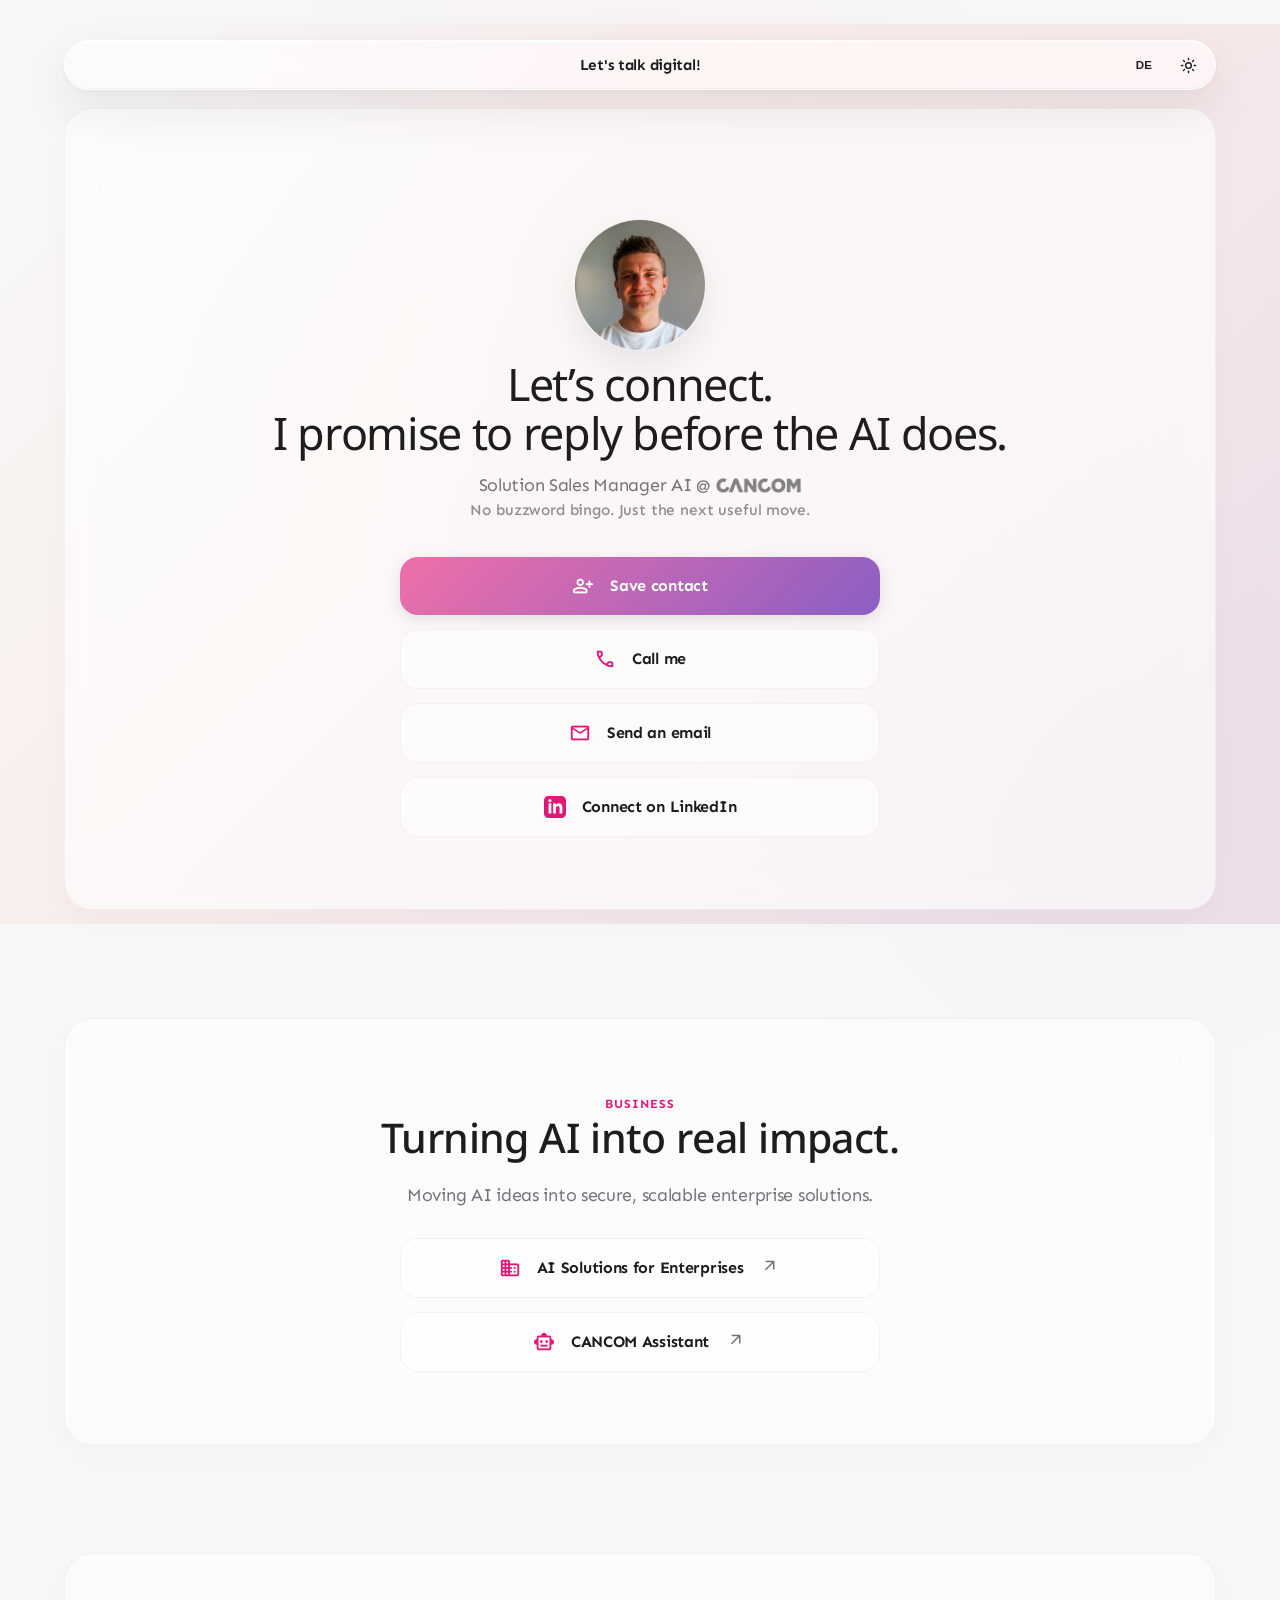
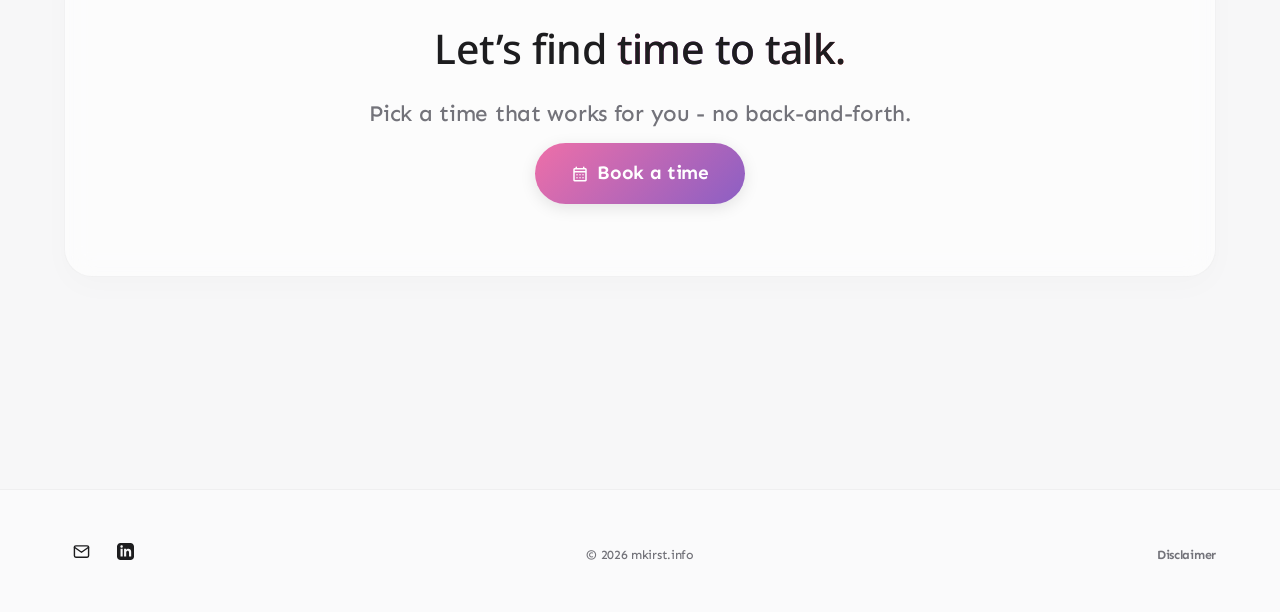
<file: index.html>
<!doctype html>
<html lang="en">
  <head>
    <meta charset="UTF-8" />
    <script>
      (function () {
        var stored = localStorage.getItem("theme");
        var theme = stored || (window.matchMedia("(prefers-color-scheme: dark)").matches ? "dark" : "light");
        document.documentElement.setAttribute("data-theme", theme);
      })();
    </script>
    <script>
      (function () {
        var lang = localStorage.getItem("lang") || "en";
        document.documentElement.setAttribute("lang", lang);
      })();
    </script>
    <meta name="viewport" content="width=device-width, initial-scale=1.0" />
    <meta
      name="description"
      content="Learn more about Max Kirst, Solution Sales Manager AI at CANCOM, and get in touch."
      data-i18n-content="meta.contactDescription"
    />
    <title data-i18n="meta.contactTitle">Contact | Max Kirst</title>
    <link rel="canonical" href="https://career.mkirst.info/contact" />
    <!-- self-referencing: single URL with a client-side language toggle,
         not separate /en/ and /de/ pages - best-effort signal only -->
    <link rel="alternate" hreflang="en" href="https://career.mkirst.info/contact" />
    <link rel="alternate" hreflang="de" href="https://career.mkirst.info/contact" />
    <link rel="alternate" hreflang="x-default" href="https://career.mkirst.info/contact" />

    <meta property="og:type" content="profile" />
    <meta property="og:title" content="Contact | Max Kirst" data-i18n-content="meta.contactTitle" />
    <meta property="og:description" content="Learn more about Max Kirst, Solution Sales Manager AI at CANCOM, and get in touch." data-i18n-content="meta.contactDescription" />
    <meta property="og:url" content="https://career.mkirst.info/contact" />
    <meta property="og:image" content="https://career.mkirst.info/assets/og/social-card.png" />
    <meta property="og:image:width" content="1200" />
    <meta property="og:image:height" content="630" />
    <meta name="twitter:card" content="summary_large_image" />
    <meta name="twitter:title" content="Contact | Max Kirst" data-i18n-content="meta.contactTitle" />
    <meta name="twitter:description" content="Learn more about Max Kirst, Solution Sales Manager AI at CANCOM, and get in touch." data-i18n-content="meta.contactDescription" />
    <meta name="twitter:image" content="https://career.mkirst.info/assets/og/social-card.png" />

    <link rel="preconnect" href="https://fonts.googleapis.com" />
    <link rel="preconnect" href="https://fonts.gstatic.com" crossorigin />
    <link href="https://fonts.googleapis.com/css2?family=Google+Sans+Flex:opsz,wght@6..144,400&family=Noto+Sans:wght@400;500;600;700&family=Patrick+Hand&family=Sen:wght@400;700&display=swap" rel="stylesheet" />
    <link rel="preload" href="assets/portraits/portrait-editorial.webp" as="image" fetchpriority="high" />
    <link rel="stylesheet" href="styles.css?v=176" />

    <script type="application/ld+json">
      {
        "@context": "https://schema.org",
        "@type": "Person",
        "name": "Maximilian Kirst",
        "jobTitle": "Solution Sales Manager AI",
        "image": "https://career.mkirst.info/assets/portraits/portrait-editorial.webp",
        "worksFor": {
          "@type": "Organization",
          "name": "CANCOM GmbH",
          "url": "https://www.cancom.de"
        },
        "email": "mailto:maximilian.kirst@cancom.de",
        "telephone": "+4915172136500",
        "url": "https://career.mkirst.info/",
        "sameAs": ["https://www.linkedin.com/in/maximiliankirst/"],
        "knowsAbout": ["Enterprise AI", "AI Solution Sales", "Digital Transformation", "Public Speaking"],
        "hasCredential": [
          {
            "@type": "EducationalOccupationalCredential",
            "name": "AI Advisor Sales",
            "credentialCategory": "certification",
            "recognizedBy": { "@type": "Organization", "name": "NVIDIA" },
            "url": "https://www.credly.com/badges/97786e03-ece2-4080-9d18-0d580ca97a6f"
          },
          {
            "@type": "EducationalOccupationalCredential",
            "name": "AI Elite Sales",
            "credentialCategory": "certification",
            "recognizedBy": { "@type": "Organization", "name": "NVIDIA" },
            "url": "https://www.credly.com/badges/09b43159-cced-4515-9367-a052c44cc04b"
          },
          {
            "@type": "EducationalOccupationalCredential",
            "name": "AI Elite Technical Sales",
            "credentialCategory": "certification",
            "recognizedBy": { "@type": "Organization", "name": "NVIDIA" },
            "url": "https://www.credly.com/badges/9091bd19-d1d6-4ebe-84a2-e8c0caac3073"
          }
        ]
      }
    </script>
  </head>
  <body class="about-page snap-page">
    <header class="site-header" data-header>
      <div class="header-pill">
        <span class="header-message">Let's talk digital!</span>
        <div class="header-social" aria-label="Contact links" data-i18n-aria="aria.headerSocial">
          <button type="button" class="header-social-icon lang-toggle" data-lang-toggle aria-label="Auf Deutsch umschalten">DE</button>
          <button type="button" class="header-social-icon theme-toggle" data-theme-toggle aria-label="Switch to dark theme">
            <span class="theme-toggle-icon sun" aria-hidden="true">
              <svg viewBox="0 0 24 24" fill="none" stroke="currentColor" stroke-width="2" stroke-linecap="round" stroke-linejoin="round">
                <circle cx="12" cy="12" r="4"></circle>
                <path d="M12 2v2"></path>
                <path d="M12 20v2"></path>
                <path d="m4.93 4.93 1.41 1.41"></path>
                <path d="m17.66 17.66 1.41 1.41"></path>
                <path d="M2 12h2"></path>
                <path d="M20 12h2"></path>
                <path d="m6.34 17.66-1.41 1.41"></path>
                <path d="m19.07 4.93-1.41 1.41"></path>
              </svg>
            </span>
            <span class="theme-toggle-icon moon" aria-hidden="true">
              <svg viewBox="0 0 24 24" fill="none" stroke="currentColor" stroke-width="2" stroke-linecap="round" stroke-linejoin="round">
                <path d="M12 3a6 6 0 0 0 9 9 9 9 0 1 1-9-9Z"></path>
              </svg>
            </span>
          </button>
        </div>
      </div>
    </header>

    <main>
      <section class="section" id="about-hero" aria-label="Introduction" data-i18n-aria="aria.introduction">
        <div class="feature-block reveal center-text">
          <div class="about-hero-media">
            <div class="hero-media">
              <img
                src="assets/portraits/profile-avatar.jpg"
                alt="Max Kirst"
                fetchpriority="high"
                decoding="async"
              />
            </div>
          </div>

          <h1 data-i18n-html="contact.hero.title">Let&rsquo;s connect.<br />I promise to reply before the AI does.</h1>
          <p class="center-text about-role-line">
            <span data-i18n="contact.hero.role">Solution Sales Manager AI @</span> <img src="assets/logos/cancom.png" alt="CANCOM" class="about-inline-logo" />
          </p>

          <p class="contact-note center-text" data-i18n="contact.hero.note">No buzzword bingo. Just the next useful move.</p>

          <div class="action-list action-list-inline">
            <a href="/Maximilian_Kirst.vcf" download="Maximilian_Kirst.vcf" class="action-row primary">
              <span class="material-symbols-rounded" aria-hidden="true">person_add</span>
              <span data-i18n="contact.hero.saveContact">Save contact</span>
            </a>
            <a href="tel:+4915172136500" class="action-row">
              <span class="material-symbols-rounded" aria-hidden="true">call</span>
              <span data-i18n="contact.hero.callMe">Call me</span>
            </a>
            <a href="mailto:maximilian.kirst@cancom.de" class="action-row">
              <span class="material-symbols-rounded" aria-hidden="true">mail</span>
              <span data-i18n="contact.hero.sendEmail">Send an email</span>
            </a>
            <a href="https://www.linkedin.com/in/maximiliankirst/" target="_blank" rel="noreferrer" class="action-row">
              <svg viewBox="0 0 24 24" fill="currentColor" aria-hidden="true">
                <path d="M19 0h-14c-2.761 0-5 2.239-5 5v14c0 2.761 2.239 5 5 5h14c2.762 0 5-2.239 5-5v-14c0-2.761-2.238-5-5-5zm-11 19h-3v-11h3v11zm-1.5-12.268c-.966 0-1.75-.79-1.75-1.764s.784-1.764 1.75-1.764 1.75.79 1.75 1.764-.783 1.764-1.75 1.764zm13.5 12.268h-3v-5.604c0-3.368-4-3.113-4 0v5.604h-3v-11h3v1.765c1.396-2.586 7-2.777 7 2.476v6.759z"/>
              </svg>
              <span data-i18n="contact.hero.linkedin">Connect on LinkedIn</span>
            </a>
          </div>
        </div>
      </section>

      <section class="section" id="business">
        <div class="feature-block reveal center-text">
          <span class="eyebrow" data-i18n="contact.business.eyebrow">Business</span>
          <h2 data-i18n="contact.business.title">Turning AI into real impact.</h2>
          <p class="center-text" data-i18n="contact.business.desc">Moving AI ideas into secure, scalable enterprise solutions.</p>

          <div class="action-list action-list-inline">
            <a class="action-row" href="https://www.cancom.de/loesungen/it-themen/ai-loesungen/" target="_blank" rel="noreferrer">
              <span class="material-symbols-rounded" aria-hidden="true">business</span>
              <span data-i18n="contact.business.link1">AI Solutions for Enterprises</span>
              <span class="material-symbols-rounded action-row-arrow" aria-hidden="true">arrow_outward</span>
            </a>
            <a class="action-row" href="https://www.cancom.de/loesungen/cancom-produkte/cancom-assistant/" target="_blank" rel="noreferrer">
              <span class="material-symbols-rounded" aria-hidden="true">smart_toy</span>
              <span data-i18n="contact.business.link2">CANCOM Assistant</span>
              <span class="material-symbols-rounded action-row-arrow" aria-hidden="true">arrow_outward</span>
            </a>
          </div>
        </div>
      </section>

      <section class="section contact-section" id="meeting">
        <div class="feature-block reveal center-text">
          <h2>
            <span class="headline-line">
              <span data-i18n="contact.meeting.headline1">Let&rsquo;s find</span> <span class="gradient-text" data-i18n="contact.meeting.headline2">time to talk.</span>
            </span>
          </h2>
          <p class="lead-text center-text" data-i18n="contact.meeting.desc">Pick a time that works for you - no back-and-forth.</p>
          <a href="https://outlook.office.com/bookwithme/user/b9477b51e2d6451cac0aee77bea0c6a3@cancom.de/meetingtype/ttoQ2HIE80mpjEfqGeO-zA2?anonymous&ismsaljsauthenabled&ep=mlink" data-i18n-href="contact.meeting.mailtoHref" target="_blank" rel="noreferrer" class="button primary contact-cta">
            <span class="material-symbols-rounded" aria-hidden="true">calendar_month</span>
            <span data-i18n="contact.meeting.cta">Book a time</span>
          </a>
        </div>
      </section>
    </main>

    <footer class="footer">
      <div class="footer-inner">
        <div class="footer-social" aria-label="Contact links" data-i18n-aria="aria.footerSocial">
          <a href="mailto:maximilian.kirst@me.com" class="header-social-icon" aria-label="Email" data-i18n-aria="aria.email">
            <svg viewBox="0 0 24 24" fill="none" stroke="currentColor" stroke-width="2" stroke-linecap="round" stroke-linejoin="round" aria-hidden="true">
              <path d="M4 4h16c1.1 0 2 .9 2 2v12c0 1.1-.9 2-2 2H4c-1.1 0-2-.9-2-2V6c0-1.1.9-2 2-2z"></path>
              <polyline points="22,6 12,13 2,6"></polyline>
            </svg>
          </a>
          <a href="https://www.linkedin.com/in/maximiliankirst/" target="_blank" rel="noreferrer" class="header-social-icon" aria-label="LinkedIn">
            <svg viewBox="0 0 24 24" fill="currentColor" aria-hidden="true">
              <path d="M19 0h-14c-2.761 0-5 2.239-5 5v14c0 2.761 2.239 5 5 5h14c2.762 0 5-2.239 5-5v-14c0-2.761-2.238-5-5-5zm-11 19h-3v-11h3v11zm-1.5-12.268c-.966 0-1.75-.79-1.75-1.764s.784-1.764 1.75-1.764 1.75.79 1.75 1.764-.783 1.764-1.75 1.764zm13.5 12.268h-3v-5.604c0-3.368-4-3.113-4 0v5.604h-3v-11h3v1.765c1.396-2.586 7-2.777 7 2.476v6.759z"/>
            </svg>
          </a>
        </div>

        <div class="footer-brand">
          <p class="footer-copy">© 2026 mkirst.info</p>
        </div>

        <div class="footer-meta">
          <nav class="footer-links" aria-label="Footer navigation" data-i18n-aria="aria.footerNav">
            <a href="/disclaimer" data-i18n="footer.disclaimer">Disclaimer</a>
          </nav>
        </div>
      </div>
    </footer>

    <script src="cv-data.js?v=176"></script>
    <script src="i18n.js?v=176"></script>
    <script src="script.js?v=176"></script>
  </body>
</html>
</file>
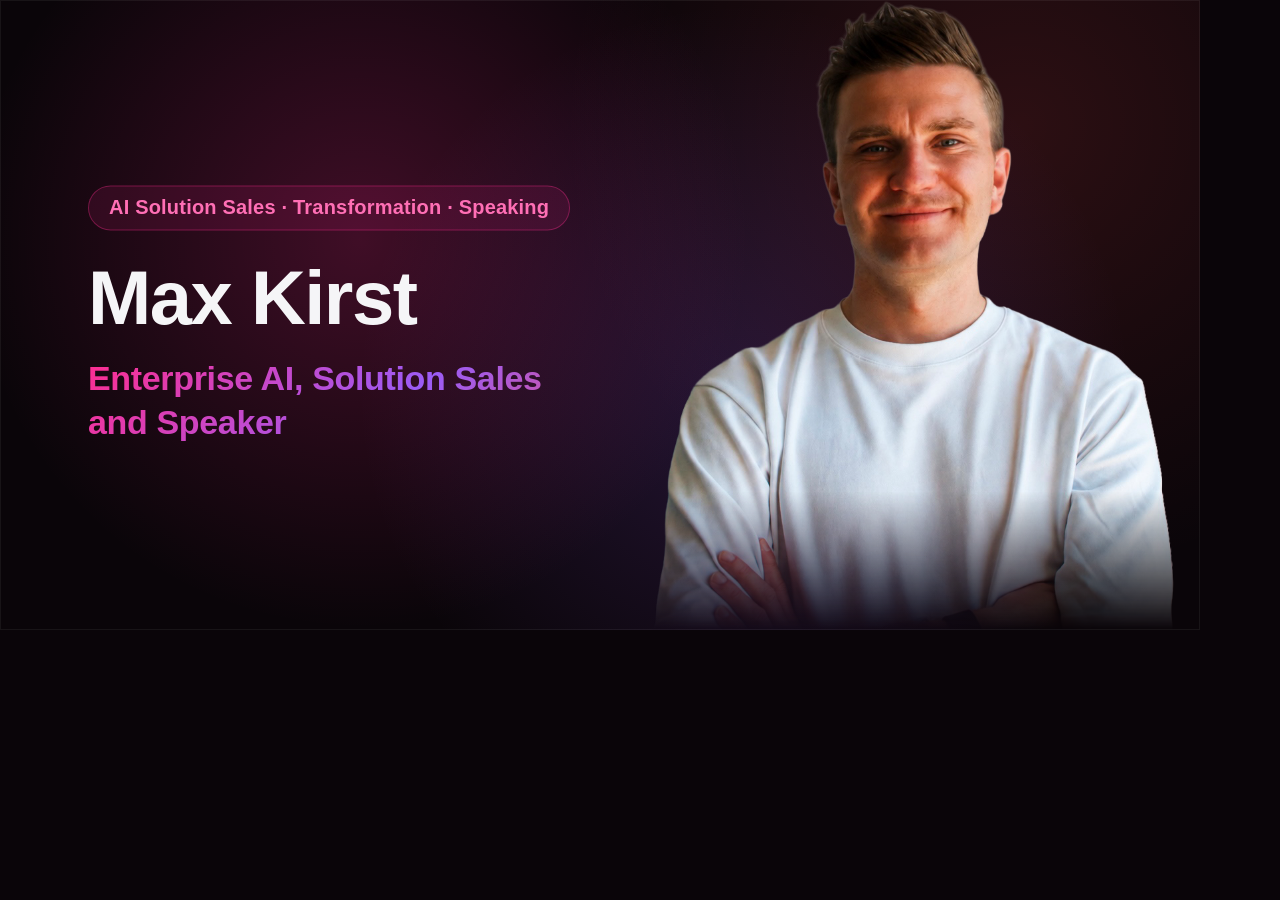
<file: assets/og/source.html>
<!doctype html>
<html>
  <head>
    <meta charset="UTF-8" />
    <style>
      * {
        margin: 0;
        padding: 0;
        box-sizing: border-box;
      }

      html,
      body {
        width: 1200px;
        height: 630px;
        overflow: hidden;
        background: #0a0509;
        font-family: -apple-system, "Helvetica Neue", Arial, sans-serif;
      }

      .card {
        position: relative;
        width: 1200px;
        height: 630px;
        background:
          radial-gradient(circle at 30% 38%, rgba(255, 45, 143, 0.22), transparent 42%),
          radial-gradient(circle at 62% 62%, rgba(155, 92, 246, 0.18), transparent 46%),
          radial-gradient(circle at 85% 20%, rgba(255, 77, 79, 0.14), transparent 40%),
          #0a0509;
        overflow: hidden;
      }

      .card::after {
        content: "";
        position: absolute;
        inset: 0;
        border: 1px solid rgba(255, 255, 255, 0.06);
      }

      .portrait {
        position: absolute;
        right: 26px;
        bottom: 0;
        height: 630px;
        width: auto;
        object-fit: contain;
        object-position: bottom;
        -webkit-mask-image: linear-gradient(180deg, #000 0%, #000 78%, rgba(0, 0, 0, 0.35) 92%, transparent 100%);
        mask-image: linear-gradient(180deg, #000 0%, #000 78%, rgba(0, 0, 0, 0.35) 92%, transparent 100%);
      }

      .copy {
        position: absolute;
        top: 50%;
        left: 88px;
        transform: translateY(-50%);
        width: 640px;
      }

      .badge {
        display: inline-flex;
        margin-bottom: 28px;
        padding: 10px 20px;
        border: 1px solid rgba(255, 45, 143, 0.35);
        border-radius: 999px;
        background: rgba(255, 45, 143, 0.1);
        color: #ff6fb5;
        font-size: 20px;
        font-weight: 600;
        letter-spacing: 0.01em;
      }

      .name {
        margin: 0 0 18px;
        color: #f5f5f7;
        font-size: 76px;
        font-weight: 700;
        letter-spacing: -0.02em;
        line-height: 1.05;
      }

      .positioning {
        margin: 0;
        background: linear-gradient(135deg, #ff2d8f, #9b5cf6, #ff4d4f);
        -webkit-background-clip: text;
        background-clip: text;
        -webkit-text-fill-color: transparent;
        color: transparent;
        font-size: 34px;
        font-weight: 600;
        letter-spacing: -0.01em;
        line-height: 1.3;
      }
    </style>
  </head>
  <body>
    <div class="card">
      <div class="copy">
        <span class="badge">AI Solution Sales · Transformation · Speaking</span>
        <h1 class="name">Max Kirst</h1>
        <p class="positioning">Enterprise AI, Solution Sales<br />and Speaker</p>
      </div>
      <img class="portrait" src="../portraits/portrait-editorial.png" alt="" />
    </div>
  </body>
</html>
</file>
<file: styles.css>
@import url("https://fonts.googleapis.com/css2?family=Google+Sans+Flex:opsz,wght@6..144,400&family=Noto+Sans:wght@400;500;600;700&family=Patrick+Hand&family=Sen:wght@400;700&display=swap");

@font-face {
  font-family: "Edit Undo BRK";
  src: url("assets/fonts/edit-undo.brk.ttf") format("truetype");
  font-weight: 400;
  font-style: normal;
  font-display: swap;
}

@font-face {
  font-family: "Material Symbols Rounded";
  src: url("assets/fonts/material-symbols-rounded.woff2") format("woff2");
  font-weight: 400;
  font-style: normal;
  font-display: block;
}

:root {
  --bg: #f5f5f7;
  --card: rgba(255, 255, 255, 0.82);
  --text: #1d1d1f;
  --muted: #6e6e73;
  --line: rgba(0, 0, 0, 0.06);
  --pink: #ff007f;
  --purple: #6a0dad;
  --red: #ff0000;
  --gradient: linear-gradient(135deg, var(--pink), var(--purple), var(--red));
  --shadow: 0 10px 40px rgba(0, 0, 0, 0.03);
  --radius: 30px;
  --font: "Noto Sans", -apple-system, BlinkMacSystemFont, "Segoe UI", sans-serif;
  --font-body: "Sen", -apple-system, BlinkMacSystemFont, "Segoe UI", sans-serif;
  /* Bandeins Strange has no active @font-face yet - falls back to
     Arial Black until re-enabled (see assets/fonts for the source files) */
  --font-display: "Bandeins Strange", "Arial Black", sans-serif;
  --tile-gap: 18px;
}

* {
  box-sizing: border-box;
  margin: 0;
  padding: 0;
}

html {
  scroll-behavior: smooth;
}

body {
  min-height: 100vh;
  overflow-x: hidden;
  background:
    radial-gradient(circle at 50% 10%, rgba(255, 0, 127, 0.045), transparent 34rem),
    var(--bg);
  color: var(--text);
  font-family: var(--font-body);
  font-weight: 400;
  letter-spacing: -0.011em;
  line-height: 1.5;
  -webkit-font-smoothing: antialiased;
}

a {
  color: inherit;
  text-decoration: none;
}

img {
  display: block;
  max-width: 100%;
}

/* the header bar itself is just a positioning shell - no fill, no border,
   not even blur - so that the visible surface is only the pill floating a
   little below the true viewport edge, not a second bar behind it */
.site-header {
  position: fixed;
  top: 0;
  left: 0;
  z-index: 20;
  display: flex;
  width: 100%;
  height: 84px;
  align-items: flex-start;
  justify-content: center;
  padding: 16px 5% 0;
}

/* the floating capsule itself - liquid-glass treatment: strong blur+
   saturation for the frosted look, an inset highlight along the top edge
   and a hairline shadow along the bottom to read as a refractive surface
   rather than a flat tinted rectangle, plus a soft outer shadow for lift */
.header-pill {
  position: relative;
  display: grid;
  grid-template-columns: 1fr auto;
  align-items: center;
  gap: 12px;
  width: 100%;
  max-width: 1200px;
  padding: 7px 10px;
  border: 1px solid rgba(255, 255, 255, 0.6);
  border-radius: 999px;
  background: rgba(255, 255, 255, 0.55);
  box-shadow:
    0 20px 50px rgba(0, 0, 0, 0.08),
    0 2px 8px rgba(0, 0, 0, 0.04),
    inset 0 1px 0 rgba(255, 255, 255, 0.8),
    inset 0 -1px 0 rgba(0, 0, 0, 0.035);
  backdrop-filter: saturate(200%) blur(24px);
  -webkit-backdrop-filter: saturate(200%) blur(24px);
}

.header-message {
  position: absolute;
  top: 50%;
  left: 50%;
  transform: translate(-50%, -50%);
  color: var(--text);
  font-size: 0.95rem;
  font-weight: 700;
}

.brand {
  display: inline-flex;
  align-items: center;
  color: var(--text);
  font-size: 16px;
  font-weight: 700;
  letter-spacing: 0.02em;
}

.brand-mark {
  display: grid;
  width: 32px;
  height: 32px;
  place-items: center;
  border-radius: 50%;
  background: var(--gradient);
  color: white;
  font-size: 0.72rem;
  font-weight: 500;
  letter-spacing: 0;
  box-shadow: 0 8px 22px rgba(255, 0, 127, 0.16);
}

.nav {
  position: relative;
  grid-column: 2;
  grid-row: 1;
  justify-self: center;
  display: flex;
  align-items: center;
  gap: 4px;
}

.header-social {
  grid-column: 2;
  grid-row: 1;
  justify-self: end;
  display: inline-flex;
  align-items: center;
  gap: 10px;
}

.header-social-icon {
  display: inline-flex;
  flex-shrink: 0;
  width: 34px;
  height: 34px;
  align-items: center;
  justify-content: center;
  overflow: hidden;
  border: 1px solid transparent;
  border-radius: 50%;
  background: transparent;
  color: var(--text);
  transition: color 0.4s cubic-bezier(0.16, 1, 0.3, 1), border-color 0.4s cubic-bezier(0.16, 1, 0.3, 1), background 0.4s cubic-bezier(0.16, 1, 0.3, 1);
}

.header-social-icon:hover {
  border-color: rgba(255, 0, 127, 0.2);
  background: rgba(255, 0, 127, 0.045);
  color: var(--pink);
}

.header-social-icon svg {
  width: 17px;
  height: 17px;
}

.theme-toggle {
  position: relative;
  border: 1px solid transparent;
  background: transparent;
  cursor: pointer;
}

.lang-toggle {
  border: 1px solid transparent;
  background: transparent;
  color: var(--text);
  font-size: 0.72rem;
  font-weight: 700;
  letter-spacing: 0.02em;
  cursor: pointer;
  transition: color 0.4s cubic-bezier(0.16, 1, 0.3, 1), border-color 0.4s cubic-bezier(0.16, 1, 0.3, 1), background 0.4s cubic-bezier(0.16, 1, 0.3, 1);
}

.lang-toggle:hover {
  border-color: rgba(255, 0, 127, 0.2);
  background: rgba(255, 0, 127, 0.045);
  color: var(--pink);
}

.theme-toggle-icon {
  position: absolute;
  inset: 0;
  display: flex;
  align-items: center;
  justify-content: center;
  color: var(--text);
  opacity: 0;
  transform: scale(0.4) rotate(-90deg);
  transition: opacity 0.45s cubic-bezier(0.16, 1, 0.3, 1), transform 0.45s cubic-bezier(0.16, 1, 0.3, 1);
  pointer-events: none;
}

.theme-toggle-icon svg {
  width: 17px;
  height: 17px;
}

.theme-toggle-icon.sun {
  opacity: 1;
  transform: scale(1) rotate(0deg);
}

.theme-toggle.is-dark .theme-toggle-icon.sun {
  opacity: 0;
  transform: scale(0.4) rotate(90deg);
}

.theme-toggle.is-dark .theme-toggle-icon.moon {
  opacity: 1;
  transform: scale(1) rotate(0deg);
}

::view-transition-old(root),
::view-transition-new(root) {
  animation: none;
  mix-blend-mode: normal;
}

::view-transition-old(root) {
  z-index: 1;
}

::view-transition-new(root) {
  z-index: 2;
}

.brand-home {
  grid-column: 1;
  grid-row: 1;
  justify-self: start;
  display: inline-flex;
  flex-shrink: 0;
  width: 34px;
  height: 34px;
  align-items: center;
  justify-content: center;
  border: 1px solid transparent;
  border-radius: 50%;
  background: transparent;
  color: var(--text);
  transition: color 0.4s cubic-bezier(0.16, 1, 0.3, 1), border-color 0.4s cubic-bezier(0.16, 1, 0.3, 1), background 0.4s cubic-bezier(0.16, 1, 0.3, 1);
}

.brand-home:hover {
  border-color: rgba(255, 0, 127, 0.2);
  background: rgba(255, 0, 127, 0.045);
  color: var(--pink);
}

.brand-home .material-symbols-rounded {
  font-size: 18px;
}

.nav-burger {
  grid-column: 1;
  grid-row: 1;
  justify-self: start;
  position: relative;
  display: none;
  width: 34px;
  height: 34px;
  align-items: center;
  justify-content: center;
  padding: 0;
  border: 1px solid transparent;
  border-radius: 50%;
  background: transparent;
  cursor: pointer;
}

.nav-burger span {
  position: absolute;
  left: 50%;
  width: 14px;
  height: 1.6px;
  border-radius: 2px;
  background: var(--text);
  transform: translateX(-50%);
  transition: transform 0.32s cubic-bezier(0.16, 1, 0.3, 1);
}

.nav-burger span:nth-child(1) {
  top: 13px;
}

.nav-burger span:nth-child(2) {
  top: 19px;
}

.nav-burger.is-open span:nth-child(1) {
  transform: translateX(-50%) translateY(3px) rotate(45deg);
}

.nav-burger.is-open span:nth-child(2) {
  transform: translateX(-50%) translateY(-3px) rotate(-45deg);
}

.mobile-nav {
  position: fixed;
  top: 84px;
  right: 0;
  left: 0;
  z-index: 19;
  display: none;
  flex-direction: column;
  padding: 8px 24px 16px;
  border-bottom: 1px solid rgba(0, 0, 0, 0.06);
  background: rgba(255, 255, 255, 0.82);
  backdrop-filter: saturate(180%) blur(24px);
  -webkit-backdrop-filter: saturate(180%) blur(24px);
  opacity: 0;
  transform: translateY(-10px);
  pointer-events: none;
  transition: opacity 0.28s ease, transform 0.36s cubic-bezier(0.16, 1, 0.3, 1);
}

.mobile-nav a {
  padding: 14px 2px;
  border-bottom: 1px solid rgba(0, 0, 0, 0.05);
  color: var(--text);
  font-size: 1.12rem;
  font-weight: 700;
}

.mobile-nav a:last-child {
  border-bottom: 0;
}

.mobile-nav.is-open {
  opacity: 1;
  transform: translateY(0);
  pointer-events: auto;
}

.nav a,
.header-action {
  position: relative;
  z-index: 1;
  display: inline-flex;
  height: 34px;
  align-items: center;
  padding: 0 14px;
  border: 1px solid transparent;
  border-radius: 999px;
  color: var(--text);
  font-size: 0.95rem;
  font-weight: 700;
  transition: color 0.35s cubic-bezier(0.16, 1, 0.3, 1), border-color 0.35s cubic-bezier(0.16, 1, 0.3, 1), background 0.35s cubic-bezier(0.16, 1, 0.3, 1), opacity 0.25s ease;
}

/* hover is just a text-color cue - the ring/pill background stays reserved
   for the actual active section, so hovering a different link never shows
   two "selected" pills in the nav at once */
.nav a:hover,
.header-action:hover {
  color: var(--pink);
}

.nav a.is-active,
.nav a.is-active:hover {
  color: var(--pink);
}

/* sliding highlight behind whichever nav link is active - tracks scroll
   position on the homepage, or the current page on contact/disclaimer.
   Sits behind the link text (z-index 0 vs the links' 1) so no separate
   text-color duplication layer is needed. Deliberately subtle - a hairline
   ring, not a filled pill - so it reads as a quiet state indicator rather
   than a button. */
.nav-pill {
  position: absolute;
  top: 0;
  left: 0;
  z-index: 0;
  height: 100%;
  border: 1px solid rgba(255, 0, 127, 0.22);
  border-radius: 999px;
  background: rgba(255, 0, 127, 0.045);
  opacity: 0;
  transform: translateX(0);
  transition: transform 0.45s cubic-bezier(0.16, 1, 0.3, 1), width 0.45s cubic-bezier(0.16, 1, 0.3, 1), opacity 0.25s ease;
  pointer-events: none;
}

.nav-pill.is-visible {
  opacity: 1;
}

.header-action {
  color: var(--pink);
}

.hero {
  position: relative;
  display: flex;
  width: min(1200px, 90%);
  min-height: calc(100vh - 84px);
  flex-direction: column;
  align-items: center;
  justify-content: center;
  margin: 0 auto;
  padding: clamp(84px, 8vh, 116px) 0 clamp(62px, 7vh, 92px);
  text-align: center;
}

.hero::after {
  position: absolute;
  right: 10%;
  bottom: 16px;
  left: 10%;
  height: 1px;
  background: linear-gradient(90deg, transparent, rgba(0, 0, 0, 0.055), transparent);
  content: "";
  opacity: 0.9;
}

.ambient-glow {
  position: absolute;
  top: 8%;
  left: 50%;
  z-index: 0;
  width: min(58vw, 600px);
  height: min(58vw, 600px);
  border-radius: 50%;
  background: var(--gradient);
  filter: blur(120px);
  opacity: 0.08;
  transform: translateX(-50%);
  pointer-events: none;
  animation: pulse 10s ease-in-out infinite alternate;
}

@keyframes pulse {
  0% {
    transform: translateX(-50%) scale(1);
    opacity: 0.06;
  }

  100% {
    transform: translateX(-50%) scale(1.2);
    opacity: 0.1;
  }
}

.hero-media {
  position: relative;
  z-index: 2;
  order: 2;
  width: 168px;
  height: 168px;
  margin: 38px auto 0;
  padding: 4px;
  border-radius: 50%;
  background: var(--gradient);
  box-shadow: 0 12px 30px rgba(255, 0, 127, 0.15);
}

.hero-media img {
  width: 100%;
  height: 100%;
  border: 4px solid white;
  border-radius: 50%;
  object-fit: cover;
  object-position: center top;
}

.hero-copy {
  position: relative;
  z-index: 2;
  order: 1;
  display: flex;
  max-width: 940px;
  flex-direction: column;
  align-items: center;
  padding: 0;
}

.eyebrow {
  margin-bottom: 18px;
  color: var(--pink);
  font-size: 0.78rem;
  font-weight: 700;
  letter-spacing: 0.08em;
  text-transform: uppercase;
}

h1,
h2,
h3 {
  /* headline role: reserved for Bandeins Strange once re-enabled (see
     --font-display) - pinned to the pre-Sen stack for now so the body-text
     switch to Sen doesn't silently change headings too */
  font-family: var(--font);
  font-weight: 500;
  letter-spacing: -0.015em;
}

h1 {
  max-width: 980px;
  margin-bottom: 0;
  font-size: clamp(2.25rem, 5.8vw, 5.45rem);
  line-height: 1.08;
  letter-spacing: -0.032em;
  color: #141416;
}

.hero-headline {
  display: flex;
  flex-direction: column;
  align-items: center;
  gap: 0.12em;
  perspective: 900px;
}

.hero-greeting {
  display: block;
  white-space: nowrap;
}

.hero-greeting {
  position: relative;
  width: max-content;
  max-width: 100%;
  overflow: hidden;
  padding: 0 0.04em 0.08em;
  font-family: "Google Sans Flex", var(--font);
  font-size: clamp(2.2rem, 4.65vw, 4.95rem);
  font-weight: 400;
  letter-spacing: -0.048em;
  line-height: 1.05;
  text-shadow: none;
  opacity: 0;
  transform: translate3d(0, 34px, 0) rotateX(8deg) scale(0.985);
  animation: heroLineIn 0.9s cubic-bezier(0.16, 1, 0.3, 1) forwards;
}

.hero-greeting em {
  font-style: italic;
}

.digital-word {
  font-family: "Edit Undo BRK", var(--font);
  font-style: normal;
  font-weight: 400;
  letter-spacing: 0.01em;
}

.hero-greeting:nth-child(2) {
  animation-delay: 0.14s;
}

@keyframes heroLineIn {
  100% {
    opacity: 1;
    transform: translate3d(0, 0, 0) rotateX(0) scale(1);
  }
}

.gradient-text {
  display: inline-block;
  background: var(--gradient);
  -webkit-background-clip: text;
  background-clip: text;
  color: transparent;
  padding-bottom: 0.06em;
}

.headline-line {
  display: block;
}

.typewriter {
  display: flex;
  width: auto;
  min-height: 1.35em;
  align-items: center;
  justify-content: flex-start;
  margin-bottom: 0;
  color: var(--text);
  font-size: clamp(1.02rem, 1.55vw, 1.24rem);
  font-weight: 500;
  line-height: 1.2;
}

.typewriter.gradient-text {
  display: inline-flex;
  color: transparent;
  line-height: 1.04;
}

h2 {
  margin-bottom: 22px;
  font-size: clamp(2rem, 3.2vw, 3rem);
  line-height: 1.1;
}

h3 {
  margin-bottom: 10px;
  font-size: 1.35rem;
}

p {
  color: var(--muted);
  font-size: 1.12rem;
  line-height: 1.55;
}

.role-line {
  max-width: 760px;
  margin-bottom: 18px;
  color: var(--text);
  font-size: clamp(1.22rem, 3vw, 2.05rem);
  font-weight: 500;
  line-height: 1.25;
}

.hero-text {
  max-width: 720px;
  margin: 0 auto;
  color: #5f5f64;
  font-size: clamp(1.08rem, 2.1vw, 1.35rem);
  font-weight: 400;
}

.lead-text {
  margin-bottom: 0;
  color: var(--muted);
  font-size: clamp(1.1rem, 3vw, 1.4rem);
  font-weight: 500;
  line-height: 1.6;
}

.hero-bio-card {
  position: relative;
  z-index: 2;
  display: grid;
  width: 100%;
  grid-template-columns: minmax(190px, 225px) minmax(0, 1fr);
  align-items: center;
  gap: clamp(30px, 4.2vw, 48px);
  margin: clamp(56px, 7vh, 86px) auto 0;
  padding: 0;
  border: 0;
  border-radius: 0;
  background: transparent;
  box-shadow: none;
  text-align: left;
  backdrop-filter: none;
  -webkit-backdrop-filter: none;
}

.bio-content {
  display: flex;
  min-width: 0;
  flex-direction: column;
  align-items: flex-start;
  justify-content: center;
  gap: 14px;
}

.bio-content h2,
.bio-static-line {
  max-width: none;
  margin-bottom: 0;
  color: var(--text);
  font-size: clamp(1.34rem, 1.9vw, 1.85rem);
  line-height: 1.14;
}

.bio-content h2 .headline-line {
  white-space: nowrap;
}

.bio-role {
  margin-bottom: 2px;
  font-size: clamp(1.8rem, 3.05vw, 3rem);
  font-weight: 500;
  line-height: 1.04;
}

.bio-content .lead-text {
  max-width: 780px;
  font-size: clamp(0.98rem, 1.45vw, 1.12rem);
  font-weight: 400;
  line-height: 1.52;
}

.bio-profile {
  display: flex;
  flex-direction: column;
  align-items: center;
  justify-content: center;
  min-height: 100%;
  padding: 0;
  border: 0;
  border-radius: 30px;
  background: transparent;
  box-shadow: none;
}

.profile-pic {
  width: 100%;
  height: 225px;
  min-height: 0;
  flex-shrink: 0;
  border: 1px solid rgba(255, 0, 127, 0.18);
  border-radius: 28px;
  background: rgba(255, 255, 255, 0.52);
  object-fit: cover;
  object-position: center top;
  box-shadow: 0 18px 42px rgba(0, 0, 0, 0.055), 0 12px 28px rgba(255, 0, 127, 0.06);
  transition: none;
}

.hero-bio-card:hover .profile-pic {
  transform: none;
  box-shadow: 0 18px 42px rgba(0, 0, 0, 0.055), 0 12px 28px rgba(255, 0, 127, 0.06);
}

.hero-editorial-compare {
  position: relative;
  display: grid;
  width: 100%;
  --hero-stage: min(1360px, 92vw);
  height: auto;
  aspect-ratio: 1200 / 730;
  min-height: calc(100vh - 74px);
  max-height: calc(100vh - 74px);
  place-items: center;
  margin: 0 0 clamp(34px, 5vw, 70px);
  overflow: hidden;
  padding: clamp(42px, 5vw, 72px) clamp(34px, 5vw, 80px);
  padding-top: clamp(42px, 5vw, 72px);
  padding-bottom: clamp(42px, 5vw, 72px);
  border-top: 1px solid var(--line);
  border-bottom: 1px solid var(--line);
  background:
    radial-gradient(circle at 50% 48%, rgba(255, 0, 127, 0.09), transparent 22rem),
    radial-gradient(circle at 58% 58%, rgba(106, 13, 173, 0.07), transparent 28rem),
    rgba(255, 255, 255, 0.36);
  mask-image: linear-gradient(180deg, #000 0%, #000 82%, rgba(0, 0, 0, 0.76) 91%, transparent 100%);
  -webkit-mask-image: linear-gradient(180deg, #000 0%, #000 82%, rgba(0, 0, 0, 0.76) 91%, transparent 100%);
}

/* short-viewport laptops (13-14" class): the fixed nav + hero + gap to the
   next section together eat so much height that the feature cards below
   get cropped at a random point. Hero itself already shrinks on its own
   (max-height: calc(100vh - 74px)) - its padding/margin don't move
   anything visible, since box-sizing:border-box + aspect-ratio keep the
   box's own size fixed regardless of padding, and its margin-bottom
   collapses with the next section's (larger) margin-top anyway. The real
   lever is that next section's own margin-top - see
   ".hero-editorial-compare + .section" below. */
@media (min-width: 641px) and (max-height: 860px) {
  /* collapsed margins take the larger of the two - both sides need to
     shrink, or the untouched one just wins and cancels the other out */
  .hero-editorial-compare {
    margin-bottom: clamp(16px, 2vw, 22px);
  }

  .hero-editorial-compare + .section {
    margin-top: clamp(16px, 2vw, 22px);
  }

  /* heading-to-cards gap inside the skills section itself, same value as
     the outer hero-to-section gap above and the content-bento-grid's own
     gap further down the page. Double-class selector, not just
     .content-carousel - the base rule for that (further down the file)
     has equal specificity and would otherwise win on source order. */
  .content-carousel.feature-carousel {
    margin-top: clamp(16px, 2vw, 22px);
  }
}

.hero-editorial-compare::before {
  position: absolute;
  inset: 0;
  z-index: 0;
  /* fallback for engines without oklab interpolation */
  background: linear-gradient(135deg, #fff3ec 9.9%, #ffc9a3 34.9%, #f08a8c 58.7%, #b65e8c 83.7%);
  background: linear-gradient(135deg in oklab, #fff3ec 9.9%, #ffc9a3 34.9%, #f08a8c 58.7%, #b65e8c 83.7%);
  opacity: 0.22;
  content: "";
  pointer-events: none;
}

.hero-editorial-compare::after {
  position: absolute;
  right: 0;
  bottom: -1px;
  left: 0;
  z-index: 8;
  height: clamp(120px, 18vh, 210px);
  background:
    radial-gradient(ellipse at 50% 100%, rgba(255, 0, 127, 0.035), transparent 58%),
    linear-gradient(180deg, rgba(247, 247, 248, 0), rgba(247, 247, 248, 0.72) 78%, var(--bg));
  content: "";
  pointer-events: none;
}

.section-anchor {
  position: absolute;
  top: 0;
}

.editorial-stage {
  /* fixed-ratio stage: the whole hero composition lives on this canvas and
     is centered inside the section, so extra viewport space becomes margin
     instead of stretching the layout apart */
  position: absolute;
  top: 50%;
  left: 50%;
  width: min(100%, 1440px);
  max-height: 100%;
  aspect-ratio: 1200 / 730;
  transform: translate(-50%, -50%);
}

.editorial-copy {
  position: absolute;
  top: 50%;
  left: 50%;
  z-index: 6;
  width: var(--hero-stage);
  text-align: center;
  /* bottom edge of this block sits exactly on the stage's vertical center -
     paired with .editorial-talk-line starting there too, so the two-line
     headline is truly centered on the hero's height, not just anchored near
     the top */
  transform: translate(-50%, -100%);
}

.editorial-role-cloud {
  position: absolute;
  inset: 0;
  z-index: 2;
  pointer-events: none;
}

.editorial-role-zone {
  position: absolute;
  display: block;
  min-width: 34ch;
  min-height: 1.2em;
}

/* every zone below is kept inside a top strip (roughly 3%-17% of the stage
   height) - the headline sits centered around the 50% midline and the
   portrait now fills most of the lower ~80%, so this band is the only
   stretch of the hero that's guaranteed clear of both and never gets
   cropped behind them */
/* top() values below are max(fixed px, %) - the fixed-position nav pill is
   84px tall regardless of viewport, so a pure percentage-of-stage offset
   can put a zone right behind it on a short/narrow stage (most visible with
   longer German words); the px floor guarantees clearance from the nav on
   every stage size, while the percentage still governs on taller stages */
.editorial-role-zone-left {
  top: max(132px, 17%);
  left: 2%;
}

.editorial-role-zone-right {
  top: max(132px, 17%);
  right: 2%;
  min-width: 21ch;
}

.editorial-role-zone-upper {
  top: max(98px, 3%);
  left: 3%;
  min-width: 20ch;
}

.editorial-role-zone-lower {
  top: max(112px, 10%);
  right: 6%;
  min-width: 15ch;
}

.editorial-role-zone-top-right {
  top: max(98px, 3%);
  right: 3%;
  min-width: 24ch;
}

.editorial-role-zone-bottom-left {
  top: max(132px, 17%);
  left: 40%;
  min-width: 20ch;
}

.editorial-role-zone-mid-left {
  top: max(112px, 10%);
  left: 34%;
  min-width: 18ch;
}

.editorial-role-word {
  position: absolute;
  top: 0;
  left: 0;
  display: inline-block;
  color: transparent;
  font-family: "Google Sans Flex", var(--font);
  padding: 0.08em 0.28em 0.12em 0;
  font-size: var(--role-size, clamp(0.65rem, 2.7vw, 3.05rem));
  font-weight: 400;
  letter-spacing: -0.035em;
  line-height: 1.18;
  opacity: 0;
  background: var(--gradient);
  -webkit-background-clip: text;
  background-clip: text;
  white-space: nowrap;
}

/* stays invisible (rather than showing the static fallback text baked into
   the HTML) until the JS round-robin sequence explicitly activates it -
   otherwise all four words flash fully visible on every reload before the
   hero animation sequence gets around to clearing them */
.editorial-role-word.is-active {
  opacity: var(--role-opacity, 0.7);
}

/* zones anchored to the right edge (right/lower/top-right) need their word
   to grow leftward from that same fixed edge, not rightward from an
   estimated ch-width - otherwise a longer word than the zone's min-width
   guess pushes past the section's own overflow:hidden and gets clipped */
.editorial-role-zone-right .editorial-role-word,
.editorial-role-zone-lower .editorial-role-word,
.editorial-role-zone-top-right .editorial-role-word {
  left: auto;
  right: 0;
  padding: 0.08em 0 0.12em 0.28em;
}

.editorial-kicker {
  margin-bottom: clamp(28px, 4vw, 48px);
  color: var(--pink);
  font-size: 0.78rem;
  font-weight: 700;
  letter-spacing: 0.14em;
  text-transform: uppercase;
}

.editorial-frontline,
.editorial-talk-line {
  margin: 0;
  color: rgba(20, 20, 22, 0.96);
  font-family: "Google Sans Flex", var(--font);
  font-size: clamp(1.5rem, 7vw, 7.45rem);
  font-weight: 400;
  letter-spacing: -0.04em;
  line-height: 1.2;
  text-shadow: 0 0.015em 0 rgba(106, 13, 173, 0.04), 0 0.03em 0 rgba(255, 0, 127, 0.035);
}

/* the typed line (and its cursor) stays hidden until the JS sequence
   starts typing it - otherwise the static fallback text baked into the
   HTML flashes fully visible on every reload before the portrait/typing
   sequence gets around to it */
.editorial-talk-line {
  opacity: 0;
}

.editorial-talk-line.is-active {
  opacity: var(--scroll-fade, 1);
}

.editorial-frontline {
  position: relative;
  z-index: 6;
  display: block;
  /* neutralizes the base h1 rule's max-width/margin-bottom now that this
     is a real h1 (was h2) - .editorial-frontline already fully owns its
     own sizing via the shared rule above, this just stops the generic
     tag rule from also applying and shifting/wrapping the line */
  max-width: none;
  margin-bottom: 0;
  color: rgba(20, 20, 22, 0.98);
  white-space: nowrap;
}

/* each word sits twice, stacked: a dim "ghost" copy (always visible, sets
   the box size) with a full-color copy on top that fades in over it -
   words light up one at a time instead of the whole line appearing at once */
.reveal-word-wrap {
  position: relative;
  display: inline-block;
}

.reveal-word-ghost {
  opacity: 0.22;
}

.reveal-word-lit {
  position: absolute;
  inset: 0;
  opacity: 0;
  transition: opacity 0.7s ease;
}

.reveal-word-lit.is-revealed {
  opacity: 1;
}

.editorial-name-script {
  display: inline-block;
  margin-left: 0.04em;
  font-family: "Patrick Hand", "Google Sans Flex", var(--font);
  font-size: 1.14em;
  font-weight: 400;
  letter-spacing: -0.015em;
  line-height: 0.9;
  transform: rotate(-1deg) translateY(0.015em);
}

.editorial-talk-line {
  position: absolute;
  top: 50%;
  left: 50%;
  z-index: 6;
  display: inline-flex;
  align-items: baseline;
  justify-content: center;
  width: max-content;
  max-width: 92%;
  color: rgba(20, 20, 22, 0.9);
  font-family: "Edit Undo BRK", "Google Sans Flex", var(--font);
  font-style: normal;
  letter-spacing: 0.01em;
  transform: translate(-50%, -6%);
  white-space: nowrap;
}

.editorial-cursor {
  display: inline-block;
  width: 0.035em;
  height: 0.72em;
  margin-left: 0.08em;
  background: var(--text);
  opacity: 0.68;
  animation: cursorBlink 1s steps(1) infinite;
}

@keyframes cursorBlink {
  50% {
    opacity: 0;
  }
}

.editorial-portrait-wrap {
  position: absolute;
  right: 50%;
  bottom: 8px;
  /* portrait always wins over overlapping headline/talk-digital text */
  z-index: 7;
  width: clamp(370px, 37%, 540px);
  max-height: 78%;
  transform: translateX(50%);
}

.editorial-portrait {
  display: block;
  width: 100%;
  height: 100%;
  object-fit: contain;
  object-position: center bottom;
  transition: filter 0.45s ease, opacity 1s ease;
  /* fade the portrait out at its own bottom edge, independent of viewport size */
  mask-image: linear-gradient(180deg, #000 0%, #000 74%, rgba(0, 0, 0, 0.5) 88%, transparent 99%);
  -webkit-mask-image: linear-gradient(180deg, #000 0%, #000 74%, rgba(0, 0, 0, 0.5) 88%, transparent 99%);
}

/* pixel-grid loader: a grid of blinking placeholder cells sits over the
   portrait while it "loads", then each cell locks to the photo's own
   sampled color and grows to fill the gaps, before the whole grid fades
   away to reveal the real <img> underneath - see start() in script.js */
.editorial-portrait-pixels {
  position: absolute;
  inset: 0;
  z-index: 2;
  pointer-events: none;
  transition: opacity 0.55s ease;
}

.editorial-portrait-pixels.is-fading {
  opacity: 0;
}

.portrait-pixel {
  position: absolute;
  background-color: rgba(20, 20, 22, 0.16);
  animation: portraitPixelBlink 1000ms ease-in-out infinite;
}

[data-theme="dark"] .portrait-pixel {
  background-color: rgba(245, 245, 247, 0.18);
}

.portrait-pixel.is-filled {
  animation: none;
  opacity: 1;
  transition: background-color 0.5s ease, width 0.5s ease, height 0.5s ease, left 0.5s ease, top 0.5s ease;
}

@keyframes portraitPixelBlink {
  0%, 100% {
    opacity: 0.25;
  }
  50% {
    opacity: 0.85;
  }
}

/* occasional "glitch" patch on the settled portrait - a small tile briefly
   blinking out like a failed load, see setupPortraitPixelReveal() */
.portrait-glitch {
  position: absolute;
  z-index: 8;
  border: 1px solid rgba(255, 0, 127, 0.35);
  border-radius: 4px;
  background: #fff;
  opacity: 0;
  box-shadow: 0 0 0 1px rgba(0, 0, 0, 0.4);
  transition: opacity 0.06s steps(1);
  pointer-events: none;
}

.portrait-glitch.is-visible {
  opacity: 0.97;
}

@media (hover: hover) {
  .editorial-portrait-wrap:hover .editorial-portrait {
    /* kept short on purpose - the hero clips overflow, a wider blur got cut off */
    filter: drop-shadow(0 -2px 5px rgba(255, 0, 127, 0.06)) drop-shadow(0 -3px 8px rgba(106, 13, 173, 0.05));
  }
}

@media (min-width: 1478px) {
  /* hero fully locked: stage caps at 1440px, fonts stop growing (continuous
     with the fluid value at this width), so layout no longer changes */
  .editorial-frontline,
  .editorial-talk-line {
    font-size: 6.5rem;
  }
}

.social-links {
  display: flex;
  flex-wrap: wrap;
  gap: 12px;
  margin-top: 12px;
}

.social-icon {
  display: flex;
  width: 44px;
  height: 44px;
  align-items: center;
  justify-content: center;
  border: 1px solid rgba(0, 0, 0, 0.06);
  border-radius: 50%;
  background: rgba(0, 0, 0, 0.03);
  color: var(--muted);
  opacity: 1;
  transition: color 0.4s cubic-bezier(0.16, 1, 0.3, 1), border-color 0.4s cubic-bezier(0.16, 1, 0.3, 1), background 0.4s cubic-bezier(0.16, 1, 0.3, 1), transform 0.4s cubic-bezier(0.16, 1, 0.3, 1);
}

.social-icon:hover {
  border-color: rgba(255, 0, 127, 0.3);
  background: rgba(255, 0, 127, 0.05);
  color: var(--pink);
  opacity: 1;
  transform: translateY(-2px);
}

.social-icon svg {
  width: 20px;
  height: 20px;
}

.hero-actions,
.contact-actions {
  display: flex;
  flex-wrap: wrap;
  justify-content: center;
  gap: 16px;
  margin-top: 40px;
}

.button {
  display: inline-flex;
  min-height: 50px;
  align-items: center;
  justify-content: center;
  gap: 8px;
  padding: 14px 28px;
  border-radius: 980px;
  font-size: 1rem;
  font-weight: 700;
  transition: transform 0.5s cubic-bezier(0.16, 1, 0.3, 1), box-shadow 0.5s cubic-bezier(0.16, 1, 0.3, 1), opacity 0.5s cubic-bezier(0.16, 1, 0.3, 1);
}

.button .material-symbols-rounded,
.button svg {
  width: 18px;
  height: 18px;
  font-size: 18px;
  flex-shrink: 0;
}

.button:hover {
  transform: scale(1.015);
  opacity: 1;
}

.button.primary {
  border: 0;
  background: var(--gradient);
  color: white;
  box-shadow: 0 4px 16px rgba(0, 0, 0, 0.1);
}

.button.primary:hover {
  box-shadow: 0 8px 24px rgba(0, 0, 0, 0.14);
}

.button.secondary {
  border: 1px solid var(--line);
  background: rgba(255, 255, 255, 0.9);
  color: var(--text);
}

.hero-snapshot {
  position: relative;
  z-index: 2;
  order: 3;
  width: min(100%, 720px);
  margin: 34px auto 0;
  padding: 22px 26px;
  border: 1px solid var(--line);
  border-radius: 24px;
  background: rgba(255, 255, 255, 0.72);
  box-shadow: var(--shadow);
  backdrop-filter: blur(20px);
  -webkit-backdrop-filter: blur(20px);
}

.hero-snapshot p {
  margin-bottom: 6px;
  color: var(--pink);
  font-size: 0.82rem;
  font-weight: 500;
  text-transform: uppercase;
  letter-spacing: 0.05em;
}

.hero-snapshot strong {
  display: block;
  max-width: 560px;
  margin: 0 auto 6px;
  font-size: 1.15rem;
  font-weight: 500;
  line-height: 1.35;
}

.hero-snapshot span {
  color: var(--muted);
}

.section {
  display: flex;
  width: min(1200px, 90%);
  flex-direction: column;
  /* scales with viewport height, not just width - on a shorter, windowed
     browser (e.g. a laptop with the window not maximized) this shrinks so
     more of the section's own content fits above the fold instead of
     being pushed down by a fixed gap that doesn't know how tall the
     window actually is */
  margin: clamp(56px, 12vh, 112px) auto 0;
  padding: 0;
}

.section-heading {
  max-width: 760px;
  margin: 0 auto 34px;
  text-align: center;
}

.section-heading h2 {
  margin-bottom: 0;
}

.profile-grid,
.skill-layout,
.project-grid,
.education-list,
.timeline {
  width: 100%;
}

.profile-grid {
  display: grid;
  grid-template-columns: minmax(0, 1fr) minmax(260px, 0.72fr);
  gap: var(--tile-gap);
  align-items: stretch;
}

.profile-intro,
.stat-card,
.timeline-item,
.signature-panel,
.project-card,
.education-item,
.contact-panel {
  border: 1px solid var(--line);
  border-radius: var(--radius);
  background: var(--card);
  box-shadow: var(--shadow);
  backdrop-filter: blur(20px);
  -webkit-backdrop-filter: blur(20px);
}

.profile-intro {
  display: flex;
  align-items: center;
  padding: clamp(34px, 5vw, 60px);
}

.profile-intro p {
  font-size: clamp(1.08rem, 2vw, 1.28rem);
}

.stat-grid {
  display: grid;
  grid-template-columns: 1fr;
  gap: 14px;
}

.stat-card {
  padding: 28px;
}

.stat-card strong {
  display: block;
  margin-bottom: 4px;
  background: var(--gradient);
  -webkit-background-clip: text;
  background-clip: text;
  color: transparent;
  font-size: clamp(2.1rem, 4vw, 3.6rem);
  font-weight: 500;
  line-height: 1;
}

.stat-card span {
  color: var(--muted);
  font-size: 1rem;
}

.timeline {
  display: grid;
  gap: 18px;
}

.timeline-item,
.education-item {
  display: grid;
  grid-template-columns: 180px 1fr;
  gap: 34px;
  padding: clamp(28px, 4vw, 44px);
}

.period,
.project-tag {
  color: var(--pink);
  font-size: 0.95rem;
  font-weight: 700;
}

.company,
.education-item p {
  color: var(--muted);
}

.timeline-body > p {
  max-width: 760px;
}

.highlight-list {
  display: flex;
  flex-wrap: wrap;
  gap: 10px;
  margin-top: 20px;
  list-style: none;
}

.highlight-list li,
.skill-cloud span {
  border: 1px solid var(--line);
  border-radius: 980px;
  background: rgba(255, 255, 255, 0.68);
  color: var(--muted);
  font-size: 0.98rem;
  font-weight: 400;
}

.highlight-list li {
  padding: 8px 13px;
}

.skill-layout {
  display: grid;
  grid-template-columns: 1fr;
  gap: 22px;
}

.skill-cloud {
  display: flex;
  flex-wrap: wrap;
  justify-content: center;
  gap: 12px;
}

.skill-cloud span {
  padding: 12px 18px;
}

.signature-panel {
  max-width: 860px;
  margin: 0 auto;
  padding: clamp(32px, 5vw, 56px);
  text-align: center;
}

.signature-panel span {
  display: block;
  margin-bottom: 14px;
  color: var(--pink);
  font-size: 0.82rem;
  font-weight: 500;
  letter-spacing: 0.08em;
  text-transform: uppercase;
}

.signature-panel p {
  color: var(--text);
  font-size: clamp(1.25rem, 2.4vw, 1.8rem);
  font-weight: 500;
  line-height: 1.32;
}

.project-grid {
  display: grid;
  grid-template-columns: repeat(3, 1fr);
  gap: var(--tile-gap);
}

.project-card {
  min-height: 320px;
  padding: 34px;
  transition: transform 0.5s cubic-bezier(0.16, 1, 0.3, 1), box-shadow 0.5s cubic-bezier(0.16, 1, 0.3, 1);
}

.project-card:hover {
  transform: translateY(-6px);
  box-shadow: 0 20px 44px rgba(0, 0, 0, 0.08);
}

.project-number {
  display: block;
  margin-bottom: 74px;
  color: rgba(0, 0, 0, 0.16);
  font-size: 2.8rem;
  font-weight: 500;
  line-height: 1;
}

.project-card p:not(.project-tag) {
  color: var(--muted);
}

.education-list {
  display: grid;
  gap: 16px;
}

.contact-section {
  margin-bottom: 110px;
}

.contact-panel {
  display: grid;
  grid-template-columns: 1fr auto;
  gap: 36px;
  align-items: center;
  padding: clamp(42px, 6vw, 72px);
}

.contact-panel h2 {
  margin-bottom: 12px;
}

.contact-actions {
  justify-content: flex-end;
  margin-top: 0;
}

.center-text {
  text-align: center;
  margin-right: auto;
  margin-left: auto;
}

.feature-block {
  width: 100%;
  margin-bottom: 0;
  padding: 80px 60px;
  border: 1px solid rgba(0, 0, 0, 0.05);
  border-radius: 30px;
  background: rgba(255, 255, 255, 0.8);
  box-shadow: 0 10px 40px rgba(0, 0, 0, 0.03);
  backdrop-filter: blur(20px);
  -webkit-backdrop-filter: blur(20px);
}

.text-block {
  display: flex;
  flex-direction: column;
  align-items: flex-start;
  gap: 36px;
  text-align: left;
}

.text-block h2 {
  max-width: 100%;
  margin-bottom: 0;
}

.text-copy {
  max-width: 100%;
  text-align: left;
}

.text-copy p {
  margin-bottom: 0;
}

.experience-block {
  display: grid;
  grid-template-columns: minmax(240px, 0.38fr) minmax(0, 1fr);
  gap: clamp(36px, 5vw, 72px);
  align-items: start;
}

.experience-intro {
  position: sticky;
  top: 84px;
}

.experience-intro h2 {
  margin-bottom: 18px;
}

.experience-intro p {
  max-width: 360px;
}

.career-timeline {
  position: relative;
  display: grid;
  gap: 18px;
}

.career-timeline::before {
  position: absolute;
  top: 18px;
  bottom: 18px;
  left: 129px;
  width: 1px;
  content: "";
  background: linear-gradient(180deg, rgba(255, 0, 127, 0.18), rgba(106, 13, 173, 0.18), rgba(255, 0, 0, 0.12));
}

.career-item {
  position: relative;
  display: grid;
  grid-template-columns: 150px minmax(0, 1fr);
  gap: 28px;
  align-items: start;
}

.career-period {
  /* sticks near the top while its own card (the grid row it lives in) is
     scrolling past, then hands off to the next role's date - a sticky
     element is constrained to its containing block's bounds, so it can't
     drift into the next .career-item on its own */
  position: sticky;
  top: 84px;
  z-index: 2;
  display: inline-flex;
  min-height: 34px;
  align-items: center;
  justify-content: center;
  padding: 8px 12px;
  border: 1px solid rgba(255, 0, 127, 0.18);
  border-radius: 999px;
  background: var(--bg);
  color: var(--pink);
  font-size: 0.84rem;
  font-weight: 500;
  white-space: nowrap;
  box-shadow: 0 10px 24px rgba(255, 0, 127, 0.06);
}

.career-company-row {
  display: flex;
  align-items: center;
  gap: 12px;
  margin-bottom: 18px;
}

.career-logo-link {
  position: relative;
  display: inline-flex;
  flex: 0 1 auto;
}

/* same single light-sweep-once idea as the certification names
   (.cert-header h3 further down) - a brand-colored gradient band, masked
   to the logo's own shape (same PNG as the real <img>, alpha-masked) so it
   only shimmers the logo's actual pixels rather than a rectangle around
   it. Off-screen at rest, one pass on hover, no infinite loop. */
.career-logo-link::after {
  content: "";
  position: absolute;
  z-index: 3;
  inset: 0;
  background: linear-gradient(100deg, transparent 0%, transparent 30%, var(--brand-shimmer, currentColor) 50%, transparent 70%, transparent 100%);
  background-size: 400% 100%;
  background-position: 0% 0;
  background-repeat: no-repeat;
  -webkit-mask-image: var(--logo-mask);
  mask-image: var(--logo-mask);
  /* Safari's -webkit-mask-image defaults to luminance masking, not alpha -
     these logo PNGs are dark shapes on a transparent background, so under
     luminance mode the actual visible (dark = near-zero luminance) part of
     the logo reads as fully MASKED OUT, leaving nothing to shimmer.
     Forcing alpha mode masks by the PNG's actual transparency instead,
     which is what "clip to the logo's shape" is supposed to mean here. */
  -webkit-mask-source-type: alpha;
  mask-mode: alpha;
  -webkit-mask-size: contain;
  mask-size: contain;
  -webkit-mask-repeat: no-repeat;
  mask-repeat: no-repeat;
  -webkit-mask-position: left center;
  mask-position: left center;
  opacity: 0;
  pointer-events: none;
}

@media (hover: hover) {
  .career-body:hover .career-logo-link::after {
    opacity: 1;
    animation: logoShimmer 1.1s ease;
  }
}

@keyframes logoShimmer {
  from {
    background-position: 0% 0;
  }
  to {
    background-position: 100% 0;
  }
}

.career-logo-link:has(.career-logo-cancom) {
  --brand-shimmer: #ff0035;
  --logo-mask: url("assets/logos/cancom.png");
}

.career-logo-link:has(.career-logo-empolis) {
  --brand-shimmer: #0099d4;
  --logo-mask: url("assets/logos/empolis.png");
}

.career-logo-link:has(.career-logo-keeeb) {
  --brand-shimmer: #01a9c1;
  --logo-mask: url("assets/logos/keeeb.png");
}

.career-logo-link:has(.career-logo-jessenlenz) {
  --brand-shimmer: #0c4391;
  --logo-mask: url("assets/logos/jessenlenz.png");
}

.career-logo {
  position: relative;
  z-index: 2;
  display: block;
  width: auto;
  max-width: 190px;
  height: 28px;
  flex: 0 1 auto;
  object-fit: contain;
  object-position: left center;
  opacity: 1;
  filter: none;
  transition: filter 0.3s ease, opacity 0.3s ease;
}

.career-logo-cancom {
  height: 24px;
  max-width: 172px;
}

.career-logo-empolis {
  height: 25px;
  max-width: 178px;
}

.career-logo-keeeb {
  height: 24px;
  max-width: 142px;
}

.career-logo-jessenlenz {
  height: 30px;
  max-width: 168px;
}

.career-body {
  position: relative;
  padding: 26px 28px;
  border: 1px solid rgba(0, 0, 0, 0.05);
  border-radius: 24px;
  background: rgba(255, 255, 255, 0.72);
  box-shadow: 0 14px 34px rgba(0, 0, 0, 0.035);
  backdrop-filter: blur(18px);
  -webkit-backdrop-filter: blur(18px);
}

.career-company {
  margin-bottom: 0;
  color: var(--pink);
  font-size: 0.8rem;
  font-weight: 600;
  letter-spacing: 0.08em;
  text-transform: uppercase;
}

.career-body h3 {
  margin-bottom: 10px;
  font-size: clamp(1.26rem, 1.9vw, 1.68rem);
  line-height: 1.18;
}

.career-kicker {
  margin-bottom: 8px;
  color: var(--text);
  font-size: 0.98rem;
  font-weight: 500;
  line-height: 1.45;
}

.career-body > p:not(.career-company):not(.career-kicker) {
  font-size: 0.98rem;
  line-height: 1.58;
}

.career-detail {
  margin-top: 12px;
}

.career-detail-label {
  display: block;
  margin-bottom: 3px;
  color: var(--pink);
  font-size: 0.72rem;
  font-weight: 700;
  letter-spacing: 0.08em;
  text-transform: uppercase;
}

.career-detail p {
  margin: 0;
  color: var(--text);
  font-size: 0.94rem;
  line-height: 1.55;
}

.career-scope {
  display: flex;
  align-items: center;
  gap: 6px;
  margin: 14px 0 0;
  color: var(--muted);
  font-size: 0.82rem;
  font-weight: 500;
}

.career-scope .material-symbols-rounded {
  font-size: 16px;
}

.career-tags {
  display: flex;
  flex-wrap: wrap;
  gap: 8px;
  margin-top: 20px;
}

.career-tags span {
  padding: 7px 13px;
  border: 1px solid rgba(0, 0, 0, 0.06);
  border-radius: 999px;
  background: rgba(0, 0, 0, 0.025);
  color: var(--text);
  font-size: 0.86rem;
  font-weight: 500;
}

#ai-journey {
  min-height: 122vh;
}

.journey-block {
  position: sticky;
  top: 72px;
  overflow: hidden;
  padding: 56px 54px 64px;
}

.journey-block::after {
  position: absolute;
  inset: 18% -8% auto auto;
  width: 38%;
  height: 38%;
  content: "";
  background: var(--gradient);
  filter: blur(110px);
  opacity: 0.08;
  pointer-events: none;
}

.journey-intro {
  position: relative;
  z-index: 2;
  display: flex;
  flex-direction: column;
  gap: 20px;
  text-align: left;
}

.journey-intro h2 {
  max-width: 100%;
  margin-bottom: 0;
  font-size: clamp(2rem, 3.1vw, 2.95rem);
}

.journey-stage {
  position: relative;
  z-index: 2;
  display: grid;
  min-height: 500px;
  grid-template-columns: repeat(5, minmax(0, 1fr));
  gap: var(--tile-gap);
  align-items: center;
  margin-top: 42px;
}

.journey-map {
  position: absolute;
  inset: 74px 0 28px;
  z-index: 0;
  width: 100%;
  height: 100%;
  overflow: visible;
  opacity: 0.42;
  pointer-events: none;
}

.journey-track,
.journey-progress {
  fill: none;
  stroke-linecap: round;
  stroke-linejoin: round;
  stroke-width: 14;
}

.journey-track {
  stroke: rgba(0, 0, 0, 0.06);
}

.journey-progress {
  stroke: url(#journeyGradient);
  stroke-dasharray: 100;
  stroke-dashoffset: var(--journey-offset, 100);
  filter: drop-shadow(0 10px 24px rgba(255, 0, 127, 0.16));
  transition: stroke-dashoffset 0.08s linear;
}

.journey-dash {
  fill: none;
  stroke: rgba(255, 255, 255, 0.86);
  stroke-dasharray: 10 18;
  stroke-linecap: round;
  stroke-width: 3;
  opacity: 0.72;
}

.journey-step {
  position: relative;
  z-index: 2;
  width: auto;
  min-height: 230px;
  padding: 22px 20px 24px;
  border: 1px solid rgba(0, 0, 0, 0.06);
  border-radius: 22px;
  background: rgba(255, 255, 255, 0.78);
  box-shadow: 0 14px 36px rgba(0, 0, 0, 0.045);
  opacity: 0.56;
  transform: translateY(14px) scale(0.98);
  transition:
    opacity 0.7s cubic-bezier(0.16, 1, 0.3, 1),
    transform 0.7s cubic-bezier(0.16, 1, 0.3, 1),
    border-color 0.7s ease,
    box-shadow 0.7s ease;
  backdrop-filter: blur(18px);
  -webkit-backdrop-filter: blur(18px);
}

.journey-step.active {
  border-color: rgba(255, 0, 127, 0.3);
  box-shadow: 0 18px 42px rgba(255, 0, 127, 0.1);
  opacity: 1;
  transform: translateY(0) scale(1);
}

.journey-dot {
  display: flex;
  width: 40px;
  height: 40px;
  align-items: center;
  justify-content: center;
  margin-bottom: 26px;
  border-radius: 50%;
  background: rgba(0, 0, 0, 0.05);
  color: var(--muted);
  font-weight: 500;
  transition: all 0.7s cubic-bezier(0.16, 1, 0.3, 1);
}

.journey-step.active .journey-dot {
  background: var(--gradient);
  color: white;
  box-shadow: 0 12px 26px rgba(255, 0, 127, 0.24);
}

.journey-step h3 {
  margin-bottom: 12px;
  font-size: 1.2rem;
}

.journey-step p {
  font-size: 0.95rem;
  line-height: 1.48;
}

.journey-step:nth-of-type(2) {
  align-self: end;
}

.journey-step:nth-of-type(3) {
  align-self: start;
  margin-top: 8px;
}

.journey-step:nth-of-type(4) {
  align-self: end;
  margin-bottom: 6px;
}

.journey-step:nth-of-type(5) {
  align-self: start;
  margin-top: 18px;
}

.journey-step:nth-of-type(6) {
  align-self: end;
  margin-bottom: 16px;
}

.skills-board-section {
  margin-top: clamp(34px, 5vw, 72px);
}

.section-kicker {
  display: inline-block;
  margin-bottom: 14px;
  color: var(--pink);
  font-size: 0.78rem;
  font-weight: 700;
  letter-spacing: 0.14em;
  text-transform: uppercase;
}

.skills-board {
  display: grid;
  grid-template-columns: repeat(12, minmax(0, 1fr));
  grid-template-rows: repeat(3, minmax(176px, 1fr));
  gap: var(--tile-gap);
  min-height: clamp(600px, 50vw, 720px);
}

.skill-tile {
  position: relative;
  display: flex;
  min-height: 0;
  flex-direction: column;
  justify-content: flex-start;
  overflow: hidden;
  padding: clamp(20px, 2.2vw, 30px);
  border: 1px solid rgba(0, 0, 0, 0.045);
  border-radius: 22px;
  background:
    linear-gradient(180deg, rgba(246, 246, 248, 0.98), rgba(238, 238, 241, 0.94)),
    radial-gradient(circle at 82% 12%, rgba(255, 0, 127, 0.13), transparent 10rem);
  box-shadow: none;
  backdrop-filter: blur(18px);
  -webkit-backdrop-filter: blur(18px);
  transition:
    transform 0.28s cubic-bezier(0.16, 1, 0.3, 1),
    border-color 0.28s ease,
    box-shadow 0.28s ease;
}

.skill-tile::before {
  position: absolute;
  inset: 0;
  background:
    linear-gradient(135deg, rgba(255, 255, 255, 0.34), transparent 34%),
    radial-gradient(circle at 12% 88%, rgba(106, 13, 173, 0.08), transparent 12rem);
  content: "";
  pointer-events: none;
}

.skill-tile-image {
  position: absolute;
  inset: 0;
  z-index: 0;
  width: 100%;
  height: 100%;
  object-fit: cover;
  opacity: 0.3;
  filter: saturate(0.78) contrast(0.94) brightness(1.08);
  transform: scale(1.02);
  transition: opacity 0.28s ease, transform 0.28s ease;
}

.skill-tile-image + .skill-tile-icon,
.skill-tile-image ~ h3,
.skill-tile-image ~ p,
.skill-tile-image ~ .skill-mockup {
  position: relative;
  z-index: 3;
}

.skill-tile:has(.skill-tile-image)::after {
  position: absolute;
  inset: 0;
  z-index: 1;
  background:
    linear-gradient(180deg, rgba(250, 250, 252, 0.76), rgba(250, 250, 252, 0.58) 48%, rgba(250, 250, 252, 0.82) 100%),
    radial-gradient(circle at 76% 20%, rgba(255, 0, 127, 0.075), transparent 14rem);
  content: "";
  pointer-events: none;
}

.skill-tile-icon {
  display: none;
}

.skill-tile h3,
.skill-tile p {
  position: relative;
  z-index: 4;
}

.skill-tile h3 {
  max-width: none;
  margin: 0 0 8px;
  color: #17171a;
  font-size: clamp(1.32rem, 1.82vw, 2.18rem);
  font-weight: 640;
  letter-spacing: -0.035em;
  line-height: 1.18;
  white-space: nowrap;
}

.skill-tile p {
  max-width: 18rem;
  margin: 0;
  color: rgba(34, 34, 38, 0.74);
  font-size: clamp(0.88rem, 1vw, 1.02rem);
  font-weight: 560;
  line-height: 1.32;
}

.skill-accent {
  display: inline-block;
  background: linear-gradient(90deg, var(--pink), var(--purple), var(--red));
  -webkit-background-clip: text;
  background-clip: text;
  color: transparent;
  font-style: italic;
  padding: 0 0.18em 0.06em 0.02em;
}

.skill-soft {
  display: inline-block;
  color: #242428;
  font-style: italic;
  padding: 0 0.03em 0.08em;
}

.skill-tile:has(.skill-tile-image) h3 {
  color: #19191d;
}

.skill-tile:has(.skill-tile-image) p {
  color: rgba(35, 35, 40, 0.76);
}

.skill-tile:has(.skill-tile-image) .gradient-text,
.skill-tile:has(.skill-tile-image) .skill-accent {
  background: linear-gradient(90deg, var(--pink), var(--purple), var(--red));
  -webkit-background-clip: text;
  background-clip: text;
  color: transparent;
}

.skill-tile:has(.skill-tile-image) {
  align-items: center;
  justify-content: center;
  text-align: center;
}

.skill-tile:has(.skill-tile-image) h3,
.skill-tile:has(.skill-tile-image) p {
  margin-right: auto;
  margin-left: auto;
}

.pillar-link {
  display: inline-flex;
  align-items: center;
  gap: 6px;
  color: var(--text);
  font-size: 0.9rem;
  font-weight: 700;
  transition: gap 0.25s ease, color 0.25s ease;
}

.pillar-link .material-symbols-rounded {
  font-size: 18px;
  transition: transform 0.25s ease;
}

.pillar-link:hover {
  gap: 10px;
  color: var(--pink);
}

/* rotating conic-gradient border glow that tracks the cursor angle - the
   angle (--start, degrees) and visibility (--active, 0/1) are driven from
   JS in setupBentoGlow(), based on cursor position relative to each card */
.bento-card-glow {
  position: absolute;
  inset: 0;
  z-index: 2;
  border-radius: inherit;
  opacity: var(--active, 0);
  transition: opacity 0.3s ease;
  pointer-events: none;
}

.bento-card-glow::after {
  position: absolute;
  inset: 0;
  border-radius: inherit;
  padding: 3px;
  background: conic-gradient(
    from calc((var(--start, 0) - 40) * 1deg),
    transparent 0deg,
    var(--pink) 20deg,
    var(--purple) 40deg,
    var(--red) 60deg,
    transparent 80deg,
    transparent 360deg
  );
  content: "";
  -webkit-mask: linear-gradient(#000 0 0) content-box, linear-gradient(#000 0 0);
  -webkit-mask-composite: xor;
  mask-composite: exclude;
}

.bento-card-icon-badge {
  position: relative;
  z-index: 1;
  display: inline-flex;
  width: 58px;
  height: 58px;
  align-items: center;
  justify-content: center;
  margin-bottom: 16px;
  border-radius: 16px;
  background: linear-gradient(135deg, rgba(255, 0, 127, 0.14), rgba(106, 13, 173, 0.11));
  transition: transform 0.35s cubic-bezier(0.16, 1, 0.3, 1);
}

.bento-card-icon {
  color: var(--pink);
  font-size: 1.65rem;
}

.bento-card {
  position: relative;
  display: flex;
  flex-direction: column;
  justify-content: flex-start;
  overflow: hidden;
  padding: clamp(22px, 2.4vw, 32px);
  border: 1px solid var(--line);
  border-radius: 22px;
  background: var(--card);
  box-shadow: var(--shadow);
  backdrop-filter: blur(18px);
  -webkit-backdrop-filter: blur(18px);
  transition: transform 0.3s cubic-bezier(0.16, 1, 0.3, 1), box-shadow 0.3s ease, border-color 0.3s ease;
}

.bento-card:hover {
  transform: translateY(-4px);
  box-shadow: 0 18px 40px rgba(255, 0, 127, 0.08), 0 10px 26px rgba(0, 0, 0, 0.06);
}

.bento-card-body {
  position: relative;
  z-index: 1;
}

.bento-card-body h3 {
  margin: 2px 0 6px;
  font-size: clamp(1.1rem, 1.6vw, 1.32rem);
}

.bento-card-body p {
  max-width: 34ch;
  margin: 0;
  color: var(--muted);
  font-size: 0.94rem;
  line-height: 1.5;
}

/* real bento layout, not a uniform grid - one featured tile (Workshops)
   sized 2x2; Keynote and Video sit beside it as even squares, Panels
   stretches across the full width below them so the three small cards
   fill the 2x2 block without a gap. .bento-card-featured is applied to
   whichever card should carry the tile - not hardcoded to a role - so
   swapping which format is "flagship" is just moving the class. */
.content-bento-grid {
  display: grid;
  grid-template-columns: repeat(4, minmax(0, 1fr));
  grid-auto-rows: minmax(180px, auto);
  gap: var(--tile-gap);
  /* no margin-top here on purpose - this grid (heading + tiles) is the
     direct, only child of <section id="content">, same as the Skills
     pillar intro is the direct child of <section id="skills"> (inside
     .feature-carousel-outer, no top offset of its own either). A
     margin-top here was adding an extra, section-specific gap between
     the nav and the heading on top of .section's own spacing, which is
     exactly what made this section sit further from the nav than every
     other one - the two need to match, not stack. */
}

/* the heading now sits IN the bento mosaic as a real tile (same size and
   chrome as the Workshops tile beside it) instead of a full-width banner
   above the grid - the two together fill the top two rows. */
.content-bento-grid .bento-card-heading {
  position: relative;
  grid-column: span 2;
  grid-row: span 2;
  margin-bottom: 0;
  justify-content: center;
  gap: 22px;
  padding: clamp(22px, 2.4vw, 32px);
  border: 1px solid var(--line);
  border-radius: 22px;
  background: var(--card);
  box-shadow: var(--shadow);
  backdrop-filter: blur(18px);
  -webkit-backdrop-filter: blur(18px);
  transition: transform 0.3s cubic-bezier(0.16, 1, 0.3, 1), box-shadow 0.3s ease, border-color 0.3s ease;
}

.content-bento-grid .bento-card-heading:hover {
  transform: translateY(-4px);
  box-shadow: 0 18px 40px rgba(255, 0, 127, 0.08), 0 10px 26px rgba(0, 0, 0, 0.06);
}

.bento-card-featured {
  grid-column: span 2;
  grid-row: span 2;
  justify-content: flex-end;
}

.content-bento-grid [data-bento-role="panels"] {
  grid-column: span 2;
}

.bento-card-featured .bento-card-icon-badge {
  width: 64px;
  height: 64px;
  margin-bottom: 22px;
  border-radius: 18px;
}

.bento-card-featured .bento-card-icon {
  font-size: 1.9rem;
}

.bento-card-featured .bento-card-body h3 {
  font-size: clamp(1.4rem, 2.4vw, 1.9rem);
}

.bento-card-featured .bento-card-body p {
  max-width: 42ch;
  font-size: 1rem;
}

@media (max-width: 860px) {
  .content-bento-grid {
    grid-template-columns: 1fr;
  }

  .bento-card-featured {
    grid-column: span 1;
    grid-row: span 1;
    justify-content: flex-start;
  }

  .content-bento-grid .bento-card-heading,
  .content-bento-grid [data-bento-role="panels"] {
    grid-column: span 1;
  }

  .content-bento-grid .bento-card-heading {
    grid-row: span 1;
    justify-content: flex-start;
  }
}

/* ==========================================================================
   Living Bento v2 - one coordinated 15.5s master sequence across all five
   cards (see setupLivingBento() in script.js for the timing rationale).
   Every element's keyframes are written so 0% and 100% are identical and
   equal to that element's "resting/complete" appearance - a paused or
   reduced-motion view (or a loop that hasn't started yet) always lands on
   a finished composition, never a halfway or empty one. The story for each
   card lives in the middle of the timeline, at the percentage matching its
   assigned window below (seconds -> % of 15.5s):

     0.0-0.8s  (0-5%)      global resting beat
     0.8-6.8s  (5-44%)     Keynote hero sequence
     3.8-6.2s  (25-40%)    Workshop activates quietly under Keynote's tail
     6.2-8.8s  (40-57%)    Video takes focus
     8.6-11.2s (55-72%)    Panels takes focus
     11.0-13.4s(71-86%)    Behind-the-scenes takes focus
     13.4-15.5s(86-100%)   hold + dissolve back to rest

   All scene layers share --bento-cycle via animation-duration, so the
   handoff windows above stay in sync however the value is tuned. Playback
   is gated by .is-playing (IntersectionObserver at 35% in script.js) via
   animation-play-state, which freezes/resumes a CSS animation exactly
   where it is - nothing to desync on scroll-away/return. */

.content-bento-grid {
  --bento-cycle: 15.5s;
  --bento-ease-in: cubic-bezier(0.16, 1, 0.3, 1);
  --bento-ease-ui: cubic-bezier(0.65, 0, 0.35, 1);
}

.bento-card-featured {
  isolation: isolate;
}

.bento-scene {
  position: absolute;
  inset: 0;
  z-index: 0;
  overflow: hidden;
  border-radius: inherit;
  pointer-events: none;
}

.bento-focus-ring {
  position: absolute;
  inset: 0;
  z-index: 3;
  border-radius: inherit;
  pointer-events: none;
  opacity: 0;
}

.bento-scene,
.bento-scene *,
.bento-focus-ring {
  animation-play-state: paused;
}

.content-bento-grid.is-playing .bento-scene,
.content-bento-grid.is-playing .bento-scene *,
.content-bento-grid.is-playing .bento-focus-ring {
  animation-play-state: running;
}

.bento-card-featured .bento-card-icon-badge,
.bento-card-featured .bento-card-body {
  position: relative;
  z-index: 2;
}

/* scrim so the bottom-anchored title/desc stay readable over the stage -
   fades into the card's own surface color, so it works in both themes
   without a hardcoded dark wash */
.bento-card-featured::after {
  content: "";
  position: absolute;
  inset: auto 0 0 0;
  z-index: 1;
  height: 56%;
  background: linear-gradient(180deg, transparent, var(--card) 70%);
  border-radius: inherit;
  pointer-events: none;
}

/* ---- shared focus-ring: the border energy handoff between cards ----
   A second ring, separate from the cursor-following .bento-card-glow used
   sitewide - this one is synced to the master timeline instead of the
   pointer, so the accent visibly moves card to card in a fixed order. Only
   a short arc, only during that card's own handoff moment - never a
   permanent line, and never more than one ring lit at a time. */
.bento-focus-ring::after {
  content: "";
  position: absolute;
  inset: 0;
  border-radius: inherit;
  padding: 1.5px;
  background: conic-gradient(from 205deg, transparent 0deg, var(--pink) 30deg, var(--purple) 70deg, transparent 118deg, transparent 360deg);
  -webkit-mask: linear-gradient(#000 0 0) content-box, linear-gradient(#000 0 0);
  -webkit-mask-composite: xor;
  mask-composite: exclude;
}

.bento-focus-ring-1 { animation: ringPulse1 var(--bento-cycle) var(--bento-ease-ui) infinite; }
.bento-focus-ring-2 { animation: ringPulse2 var(--bento-cycle) var(--bento-ease-ui) infinite; }
.bento-focus-ring-3 { animation: ringPulse3 var(--bento-cycle) var(--bento-ease-ui) infinite; }
.bento-focus-ring-4 { animation: ringPulse4 var(--bento-cycle) var(--bento-ease-ui) infinite; }

@keyframes ringPulse1 { 0%, 3%, 15%, 100% { opacity: 0; } 8% { opacity: 0.85; } }
@keyframes ringPulse2 { 0%, 23%, 34%, 100% { opacity: 0; } 28% { opacity: 0.8; } }
@keyframes ringPulse3 { 0%, 39%, 50%, 100% { opacity: 0; } 44% { opacity: 0.8; } }
@keyframes ringPulse4 { 0%, 54%, 65%, 100% { opacity: 0; } 59% { opacity: 0.8; } }

/* ---- Keynote: back to a regular small card ----
   Just the small "live" dot and mic-level read-out - no background glow,
   kept quiet and restrained now that it's a small card. */

.keynote-live {
  position: absolute;
  top: 20px;
  right: 20px;
  display: flex;
  align-items: center;
  gap: 6px;
}

.keynote-live-dot {
  width: 6px;
  height: 6px;
  border-radius: 50%;
  background: var(--pink);
  box-shadow: 0 0 8px rgba(255, 0, 127, 0.6);
  animation: keynoteLivePulse 1.8s ease-in-out infinite;
}

.keynote-bars {
  display: flex;
  align-items: flex-end;
  gap: 2.5px;
  height: 12px;
}

.keynote-bars span {
  width: 2px;
  height: 40%;
  border-radius: 1px;
  background: var(--pink);
  opacity: 0.7;
  transform-origin: bottom center;
  animation: keynoteBar 1.4s ease-in-out infinite;
  animation-delay: calc(var(--i) * 0.11s);
}

@keyframes keynoteLivePulse {
  0%, 100% { opacity: 1; }
  50% { opacity: 0.3; }
}

@keyframes keynoteBar {
  0%, 100% { height: 30%; }
  50% { height: 100%; }
}

@media (max-width: 860px) {
  /* the featured card switches to text-at-top + auto height here (see the
     .bento-card-featured rule in the earlier @media (max-width: 860px)
     block), so there's no longer a safe empty region for its scene to
     occupy without sitting on top of the title/description. */
  .bento-card-featured::after {
    content: none;
  }
}

/* ---- Workshops: participants, then a checklist ticked off together ----
   One motif - people, then a shared list - instead of unrelated shapes. */

.ws-avatars {
  position: absolute;
  top: 28px;
  right: 28px;
  display: flex;
  gap: 10px;
}

.ws-avatar {
  width: 34px;
  height: 34px;
  border-radius: 50%;
  background: rgba(255, 0, 127, 0.16);
  border: 1.5px solid var(--pink);
  opacity: 0.75;
  animation: wsAvatarNod 3.6s ease-in-out infinite;
  animation-delay: calc(var(--i) * 0.2s);
}

.ws-checklist {
  position: absolute;
  top: 88px;
  right: 28px;
  display: flex;
  flex-direction: column;
  gap: 13px;
  width: min(230px, calc(100% - 56px));
}

.ws-item {
  display: flex;
  align-items: center;
  gap: 10px;
}

.ws-tick {
  flex: none;
  width: 16px;
  height: 16px;
  border-radius: 50%;
  border: 1.5px solid var(--line);
  position: relative;
}

.ws-tick::after {
  content: "";
  position: absolute;
  inset: 3px;
  border-radius: 50%;
  background: var(--pink);
  opacity: 0;
  animation: wsTickIn 4.5s ease-in-out infinite;
  animation-delay: calc(var(--i) * 0.9s);
}

.ws-track {
  flex: 1;
  height: 5px;
  border-radius: 3px;
  background: var(--line);
}

@keyframes wsAvatarNod {
  0%, 100% { transform: translateY(0); }
  50% { transform: translateY(-2px); }
}

@keyframes wsTickIn {
  0%, 18% { opacity: 0; }
  26%, 82% { opacity: 1; }
  92%, 100% { opacity: 0; }
}

/* ---- Video: a short-form frame with one continuous scrub bar ----
   One motif only - no second, competing waveform. */

.vid-shot {
  position: absolute;
  top: 20px;
  right: 20px;
  width: 44px;
  height: 76px;
  border-radius: 9px;
  border: 1.5px solid var(--line);
  background: rgba(0, 0, 0, 0.15);
  overflow: hidden;
}

.vid-rec {
  position: absolute;
  top: 6px;
  left: 6px;
  width: 5px;
  height: 5px;
  border-radius: 50%;
  background: var(--pink);
  animation: vidRecPulse 1.8s ease-in-out infinite;
}

.vid-scrub-track {
  position: absolute;
  left: 6px;
  right: 6px;
  bottom: 7px;
  height: 3px;
  border-radius: 2px;
  background: var(--line);
}

.vid-scrub-fill {
  position: absolute;
  left: 6px;
  bottom: 7px;
  height: 3px;
  width: calc(100% - 12px);
  border-radius: 2px;
  background: var(--pink);
  transform: scaleX(0);
  transform-origin: left center;
  animation: vidScrub 3.2s linear infinite;
}

@keyframes vidRecPulse {
  0%, 100% { opacity: 1; }
  50% { opacity: 0.35; }
}

@keyframes vidScrub {
  0% { transform: scaleX(0); }
  100% { transform: scaleX(1); }
}

/* ---- Panels: attention moves between participants, one at a time ----
   One motif - a speaking ring cycling between avatars - instead of links,
   waves and nodes competing for attention at once. */

.panel-speakers {
  position: absolute;
  top: 24px;
  right: 20px;
  display: flex;
  gap: 14px;
}

.panel-avatar {
  width: 20px;
  height: 20px;
  border-radius: 50%;
  background: var(--line);
  position: relative;
}

.panel-avatar::after {
  content: "";
  position: absolute;
  inset: -4px;
  border-radius: 50%;
  border: 1.5px solid var(--pink);
  opacity: 0;
  animation: panelRing 4.5s ease-in-out infinite;
  animation-delay: calc(var(--i) * 1.5s);
}

@keyframes panelRing {
  0%, 8% { opacity: 0; transform: scale(0.85); }
  16%, 26% { opacity: 1; transform: scale(1); }
  34%, 100% { opacity: 0; transform: scale(0.85); }
}

@media (max-width: 640px) {
  .bento-scene-workshops *,
  .bento-scene-video *,
  .bento-scene-panels * {
    animation: none !important;
  }
}

/* ---- hover/keyboard focus: emphasize the targeted card, dim the rest,
   replay only its own scene - the coordinated sequence keeps running
   underneath and resumes cleanly once the pointer/focus leaves ---- */
@media (hover: hover) {
  .content-bento-grid:hover .bento-card:not(:hover):not(:focus-within),
  .content-bento-grid:focus-within .bento-card:not(:hover):not(:focus-within) {
    filter: brightness(0.9) saturate(0.92);
  }
}

.bento-card:hover .bento-scene,
.bento-card:focus-within .bento-scene {
  filter: brightness(1.1);
}

.bento-card,
.bento-scene,
.bento-focus-ring {
  transition: filter 0.4s ease;
}

@media (prefers-reduced-motion: reduce) {
  .bento-scene,
  .bento-scene *,
  .bento-focus-ring {
    animation: none !important;
    transition: none !important;
  }

  .bento-card,
  .bento-scene {
    transition: none !important;
  }

  .keynote-live-dot { opacity: 1; }

  .ws-avatar { opacity: 0.7; transform: none; }
  .ws-tick::after { opacity: 1; }

  .vid-rec { opacity: 1; }
  .vid-scrub-fill { transform: scaleX(0.4); }

  .panel-avatar::after { opacity: 0; }
}

.skill-tile-ai {
  grid-column: 1 / span 4;
  grid-row: 1 / span 2;
  background:
    linear-gradient(180deg, rgba(255, 255, 255, 0.74), rgba(255, 255, 255, 0.54)),
    radial-gradient(circle at 76% 20%, rgba(255, 0, 127, 0.2), transparent 15rem),
    radial-gradient(circle at 8% 92%, rgba(106, 13, 173, 0.16), transparent 16rem);
}

.skill-tile-sales {
  grid-column: 9 / span 4;
  grid-row: 2 / span 2;
  background:
    linear-gradient(180deg, rgba(255, 255, 255, 0.74), rgba(255, 255, 255, 0.54)),
    radial-gradient(circle at 80% 22%, rgba(106, 13, 173, 0.18), transparent 12rem),
    radial-gradient(circle at 8% 100%, rgba(0, 122, 255, 0.08), transparent 13rem);
}

.skill-tile-assistants {
  grid-column: 5 / span 4;
  grid-row: 3;
  background:
    linear-gradient(180deg, rgba(255, 255, 255, 0.74), rgba(255, 255, 255, 0.54)),
    radial-gradient(circle at 82% 18%, rgba(255, 0, 127, 0.16), transparent 12rem),
    radial-gradient(circle at 8% 92%, rgba(88, 86, 214, 0.1), transparent 13rem);
}

.skill-tile-communication {
  grid-column: 1 / span 4;
  grid-row: 3;
  background:
    linear-gradient(180deg, rgba(255, 255, 255, 0.74), rgba(255, 255, 255, 0.54)),
    radial-gradient(circle at 90% 0%, rgba(255, 0, 0, 0.12), transparent 13rem),
    radial-gradient(circle at 14% 100%, rgba(255, 0, 127, 0.14), transparent 12rem);
}

.skill-tile-saas {
  grid-column: 9 / span 4;
  grid-row: 1;
  background:
    linear-gradient(180deg, rgba(255, 255, 255, 0.74), rgba(255, 255, 255, 0.54)),
    radial-gradient(circle at 12% 12%, rgba(0, 122, 255, 0.14), transparent 13rem),
    radial-gradient(circle at 92% 88%, rgba(106, 13, 173, 0.16), transparent 12rem);
}

.skill-tile-tools {
  grid-column: 5 / span 4;
  grid-row: 2;
  align-items: center;
  justify-content: center;
  text-align: center;
  background:
    linear-gradient(180deg, rgba(255, 255, 255, 0.78), rgba(255, 255, 255, 0.58)),
    radial-gradient(circle at 80% 18%, rgba(255, 0, 127, 0.12), transparent 11rem),
    radial-gradient(circle at 8% 100%, rgba(106, 13, 173, 0.12), transparent 10rem);
}

.skill-tile-tools h3 {
  margin-bottom: 8px;
}

.skill-tool-list {
  position: relative;
  z-index: 1;
  display: flex;
  flex-wrap: wrap;
  justify-content: center;
  gap: 8px;
  margin-top: 14px;
}

.skill-tool-chip {
  display: inline-flex;
  align-items: center;
  gap: 8px;
  border: 1px solid rgba(0, 0, 0, 0.052);
  border-radius: 999px;
  background: rgba(255, 255, 255, 0.78);
  color: rgba(20, 20, 22, 0.78);
  font-size: 0.78rem;
  font-weight: 700;
  padding: 7px 11px 7px 8px;
}

.tool-logo {
  display: inline-grid;
  width: 22px;
  height: 22px;
  flex: 0 0 22px;
  place-items: center;
  border-radius: 7px;
  overflow: hidden;
  line-height: 1;
}

.tool-logo svg {
  display: block;
  width: 100%;
  height: 100%;
}

.tool-logo-hubspot {
  color: #ff5c35;
}

.tool-logo-hubspot svg {
  fill: currentColor;
  stroke: currentColor;
  stroke-linecap: round;
  stroke-linejoin: round;
  stroke-width: 1.8;
}

.tool-logo-salesforce {
  border-radius: 999px;
  background: #00a1e0;
  color: #fff;
  font-size: 0.7rem;
  font-weight: 800;
  letter-spacing: -0.08em;
}

.tool-logo-adobe {
  background: #eb1000;
}

.tool-logo-adobe svg {
  fill: #fff;
}

.tool-logo-adobe svg path:nth-child(2) {
  fill: #eb1000;
}

.tool-logo-finalcut {
  background: linear-gradient(135deg, #ffffff, #d7d9df);
  color: #34343b;
}

.tool-logo-finalcut svg {
  fill: none;
  stroke: currentColor;
  stroke-linecap: round;
  stroke-linejoin: round;
  stroke-width: 1.8;
}

.tool-logo-openai {
  color: #151518;
}

.tool-logo-openai svg {
  fill: none;
  stroke: currentColor;
  stroke-linecap: round;
  stroke-linejoin: round;
  stroke-width: 1.35;
}

.tool-logo-gemini {
  background: linear-gradient(135deg, #4285f4, #a142f4, #ff4f8b);
}

.tool-logo-gemini svg {
  fill: #fff;
}

.skill-tile-content {
  grid-column: 5 / span 4;
  grid-row: 1;
}

.skill-tile-visual {
  justify-content: flex-start;
  padding: clamp(20px, 2.2vw, 30px);
}

.skill-tile-visual h3 {
  margin: 0 0 8px;
  max-width: none;
  font-size: clamp(1.32rem, 1.82vw, 2.18rem);
  font-weight: 640;
  letter-spacing: -0.035em;
  line-height: 1.18;
}

.skill-mockup {
  position: relative;
  z-index: 3;
  width: 100%;
  min-height: 92px;
  margin-top: auto;
  border: 1px solid rgba(0, 0, 0, 0.045);
  border-radius: 18px;
  background: rgba(255, 255, 255, 0.72);
  box-shadow: inset 0 1px 0 rgba(255, 255, 255, 0.75);
}

.skill-mockup-video {
  display: grid;
  grid-template-rows: 1fr 12px;
  gap: 8px;
  padding: 10px;
  background:
    linear-gradient(135deg, rgba(20, 20, 22, 0.86), rgba(70, 62, 86, 0.72)),
    rgba(20, 20, 22, 0.84);
}

.skill-mockup-video span {
  align-self: end;
  height: 12px;
  border-radius: 999px;
  background: rgba(255, 255, 255, 0.72);
}

.skill-mockup-video span:nth-child(1) {
  width: 82%;
}

.skill-mockup-video span:nth-child(2) {
  width: 54%;
  background: rgba(255, 0, 127, 0.6);
}

.skill-mockup-video span:nth-child(3) {
  width: 72%;
  background: rgba(255, 255, 255, 0.44);
}

.skill-mockup-video span:nth-child(4) {
  width: 38%;
  background: rgba(106, 13, 173, 0.58);
}

.skill-mockup-chat {
  display: flex;
  flex-direction: column;
  gap: 9px;
  padding: 12px;
}

.skill-mockup-chat span {
  height: 13px;
  border-radius: 999px;
  background: rgba(20, 20, 22, 0.08);
}

.skill-mockup-chat span:nth-child(1) {
  width: 78%;
}

.skill-mockup-chat span:nth-child(2) {
  width: 54%;
  margin-left: auto;
  background: rgba(255, 0, 127, 0.18);
}

.skill-mockup-chat span:nth-child(3) {
  width: 68%;
}

.skill-tile.reveal {
  transform: translate3d(0, 84px, 0) scale(0.96);
}

.skill-tile.reveal.active {
  transform: translate3d(0, 0, 0) scale(1);
}

@media (hover: hover) {
  .skill-tile:hover {
    z-index: 5;
    border-color: rgba(255, 0, 127, 0.12);
    box-shadow: 0 8px 18px rgba(20, 20, 24, 0.06), 0 0 14px 0px rgba(255, 0, 127, 0.12), 0 0 20px 0px rgba(106, 13, 173, 0.07);
    transform: translate3d(0, -3px, 0);
    backdrop-filter: none;
    -webkit-backdrop-filter: none;
  }

  .skill-tile.reveal.active:hover {
    transform: translate3d(0, -3px, 0) scale(1.01);
  }

  .skill-tile:hover .skill-tile-image {
    opacity: 0.34;
  }
}


.apple-journey-sticky {
  display: flex;
  width: 100%;
  flex-direction: column;
  gap: clamp(28px, 4vw, 44px);
  padding: clamp(40px, 4.7vw, 58px);
  border: 1px solid var(--line);
  border-radius: var(--radius);
  background:
    radial-gradient(circle at 82% 18%, rgba(255, 0, 127, 0.045), transparent 23rem),
    radial-gradient(circle at 18% 82%, rgba(106, 13, 173, 0.04), transparent 24rem),
    rgba(255, 255, 255, 0.62);
  box-shadow: var(--shadow);
  backdrop-filter: blur(14px);
  -webkit-backdrop-filter: blur(14px);
}

.apple-journey-copy {
  position: relative;
  z-index: 2;
  max-width: 1000px;
}

.apple-eyebrow {
  margin-bottom: 14px;
  color: var(--pink);
  font-size: 0.78rem;
  font-weight: 600;
  letter-spacing: 0.12em;
  text-transform: uppercase;
}

.apple-journey-copy h2 {
  margin-bottom: 18px;
}

.apple-journey-copy p:not(.apple-eyebrow) {
  max-width: 980px;
  font-size: clamp(1.02rem, 1.8vw, 1.22rem);
}

/* scroll-driven card stack: every card sticks at the same top offset
   (single-value position:sticky is far more reliable across browsers than
   giving each sibling its own offset), and JS in setupJourneyStack() adds
   a per-card translateY (--stack-step apart) so earlier cards keep their
   top area - number + title - peeking above the one that just arrived, plus
   a scale-down driven by scroll progress as the next card covers it. */
.journey-stack {
  position: relative;
  z-index: 2;
  flex: 1;
  min-width: 0;
  --stack-base: 84px;
  --stack-step: 112px;
  --stack-dwell: 40px;
  /* the last card is visually pushed down by 4 * --stack-step via
     transform (translateY doesn't grow the document flow height), so the
     section needs at least that much trailing room or the last card
     visually pokes into whatever comes after it - plus --stack-dwell so
     the fully-stacked view holds for a beat before the section scrolls
     past. Tied to --stack-step/--stack-base so the mobile override below
     (smaller step) automatically gets the right amount too. */
  padding-bottom: calc(4 * var(--stack-step) + var(--stack-dwell));
}

/* wraps the rail + the stack together so the rail can sit sticky right
   alongside it. Column on narrow screens (rail hidden - no room for a
   third visual element next to the stack there), row once there's space. */
.journey-body {
  position: relative;
  display: flex;
  flex-direction: column;
  gap: 28px;
  align-items: stretch;
}

@media (min-width: 941px) {
  .journey-body {
    flex-direction: row;
    align-items: flex-start;
  }
}

/* quiet step indicator riding alongside the card stack - independent of
   (and never touched by) the peeking-stack scroll mechanics in script.js;
   it just answers "which of the 5 steps am I on right now", which the
   stack's own overlapping cards don't make obvious at a glance. Hidden
   below 941px: not enough room next to the stack, and the stack's own
   numbered cards already do that job on mobile. */
.journey-rail {
  display: none;
}

@media (min-width: 941px) {
  .journey-rail {
    position: sticky;
    top: 96px;
    display: flex;
    flex-direction: column;
    align-items: center;
    flex-shrink: 0;
    width: 20px;
    padding-top: 6px;
    gap: 56px;
  }
}

.journey-rail-dot {
  position: relative;
  z-index: 1;
  width: 10px;
  height: 10px;
  flex-shrink: 0;
  border-radius: 999px;
  background: var(--line);
  transition: background 0.35s ease, box-shadow 0.35s ease, transform 0.35s ease;
}

.journey-rail-dot:not(:last-child)::after {
  content: "";
  position: absolute;
  top: 100%;
  left: 50%;
  width: 2px;
  height: 56px;
  transform: translateX(-50%);
  background: var(--line);
}

.journey-rail-dot.is-active {
  background: var(--rail-color, var(--pink));
  box-shadow: 0 0 0 5px color-mix(in srgb, var(--rail-color, var(--pink)) 18%, transparent);
  transform: scale(1.2);
}

.journey-deck-card {
  position: sticky;
  top: var(--stack-base);
  z-index: calc(var(--stack-i, 0) + 1);
  display: flex;
  flex-direction: column;
  overflow: hidden;
  padding: clamp(28px, 3.2vw, 44px);
  border: 1px solid var(--line);
  border-radius: 26px;
  /* opaque on purpose (not the usual translucent var(--card) glass) - this
     card sits directly stacked on top of earlier cards in the stack, and at
     var(--card)'s low dark-mode opacity their text would bleed through */
  background: var(--bg);
  box-shadow: var(--shadow);
  color: var(--text);
  transform: translateY(calc(var(--stack-i, 0) * var(--stack-step)));
  transform-origin: top center;
  will-change: transform;
}

.journey-deck-card + .journey-deck-card {
  margin-top: clamp(20px, 2.6vw, 28px);
}

/* big, very quiet icon watermark per step, bleeding off the bottom-right
   corner - overflow:hidden on the card clips it to the rounded corner for
   free. Sits behind the real content (first in DOM, no z-index of its
   own) purely as ambient texture, never competing with the text for
   attention. */
.journey-deck-watermark {
  position: absolute;
  z-index: -1;
  right: -28px;
  bottom: -28px;
  font-size: clamp(160px, 16vw, 240px);
  line-height: 1;
  opacity: 0.035;
  pointer-events: none;
  user-select: none;
}

[data-theme="dark"] .journey-deck-watermark {
  opacity: 0.06;
}

/* opacity for the "covered" dim state is applied here, not on the card
   itself - the card's own background must stay fully opaque so it keeps
   blocking whatever is stacked behind it in the peek */
.journey-deck-content {
  display: flex;
  flex-direction: column;
}

/* separate inner wrapper for the entrance fly-in, one level deeper than
   .journey-deck-content - that outer element's opacity is already driven
   every scroll frame by JS (the covered-card dim effect), which would
   fight and instantly cancel out .reveal-fly's own opacity transition if
   applied at that level. This wrapper is never touched by JS, so the
   fly-in plays once on first appearance and then just gets out of the way. */
.journey-deck-reveal {
  display: flex;
  flex-direction: column;
}

.journey-deck-head {
  position: relative;
  z-index: 1;
  display: flex;
  align-items: baseline;
  gap: clamp(14px, 2vw, 22px);
  margin-bottom: clamp(14px, 1.8vw, 20px);
}

.journey-deck-num,
.journey-deck-card h3 {
  font-size: clamp(2.1rem, 4vw, 3.2rem);
  font-weight: 800;
  line-height: 1;
}

.journey-deck-num {
  flex-shrink: 0;
}

.journey-deck-card h3 {
  position: relative;
  z-index: 1;
  margin: 0;
}

.journey-deck-desc {
  max-width: 62ch;
  margin: 0 0 clamp(18px, 2.2vw, 26px);
  color: var(--muted);
  font-size: clamp(0.98rem, 1.3vw, 1.08rem);
  line-height: 1.6;
}

.journey-detail-row {
  display: grid;
  grid-template-columns: 1fr 1fr;
  gap: 4px 32px;
  margin-top: 4px;
}

.journey-detail-label {
  display: block;
  margin-bottom: 3px;
  color: var(--pink);
  font-size: 0.72rem;
  font-weight: 700;
  letter-spacing: 0.08em;
  text-transform: uppercase;
}

.journey-detail p {
  margin: 0;
  font-size: 0.92rem;
  line-height: 1.5;
}

.journey-deck-card .journey-detail {
  max-width: 62ch;
}

.journey-deck-card .journey-detail p {
  font-size: 0.96rem;
}

.journey-word {
  display: inline-block;
  opacity: 0;
  filter: blur(8px);
  transform: translateY(10px);
}

.journey-deck-card.is-front .journey-word {
  animation: journeyWordIn 0.4s cubic-bezier(0.22, 0.61, 0.36, 1) both;
}

@keyframes journeyWordIn {
  from {
    opacity: 0;
    filter: blur(8px);
    transform: translateY(10px);
  }
  to {
    opacity: 1;
    filter: blur(0);
    transform: translateY(0);
  }
}

@media (prefers-reduced-motion: reduce) {
  .journey-word {
    opacity: 1;
    filter: none;
    transform: none;
  }
}

.material-symbols-rounded {
  font-family: "Material Symbols Rounded", sans-serif;
  font-weight: normal;
  font-style: normal;
  line-height: 1;
  letter-spacing: normal;
  text-transform: none;
  white-space: nowrap;
  word-wrap: normal;
  direction: ltr;
  font-variation-settings: "FILL" 0, "wght" 350, "GRAD" 0, "opsz" 24;
  -webkit-font-feature-settings: "liga";
  -webkit-font-smoothing: antialiased;
  font-feature-settings: "liga";
}

.apple-step-icon {
  display: grid;
  width: 52px;
  height: 52px;
  place-items: center;
  margin-bottom: 0;
  border-radius: 16px;
  background: linear-gradient(135deg, rgba(255, 0, 127, 0.14), rgba(106, 13, 173, 0.11));
  color: var(--pink);
  font-size: 1.5rem;
  transition: transform 0.35s cubic-bezier(0.16, 1, 0.3, 1);
}

.cert-block {
  position: relative;
  overflow: hidden;
  padding: clamp(48px, 6vw, 76px);
  border: 1px solid var(--line);
  border-radius: var(--radius);
  background:
    linear-gradient(180deg, rgba(255, 255, 255, 0.66), rgba(255, 255, 255, 0.54)),
    radial-gradient(circle at 50% 0%, rgba(255, 0, 127, 0.03), transparent 32rem);
  box-shadow: var(--shadow);
  backdrop-filter: blur(14px);
  -webkit-backdrop-filter: blur(14px);
}

.cert-block::before {
  position: absolute;
  right: 8%;
  bottom: 8%;
  width: 320px;
  height: 320px;
  border-radius: 50%;
  background: var(--gradient);
  content: "";
  filter: blur(110px);
  opacity: 0.035;
  pointer-events: none;
}

.cert-intro {
  position: relative;
  z-index: 1;
  max-width: 1000px;
}

.cert-intro h2 {
  margin-bottom: 18px;
}

.cert-intro .lead-text {
  max-width: 980px;
  margin-bottom: 0;
  font-size: clamp(1.02rem, 1.8vw, 1.22rem);
  font-weight: 500;
  color: var(--muted);
  line-height: 1.6;
}

.cert-grid {
  position: relative;
  z-index: 1;
  display: grid;
  width: 100%;
  grid-auto-rows: 1fr;
  grid-template-columns: repeat(auto-fit, minmax(310px, 1fr));
  gap: var(--tile-gap);
  align-items: stretch;
  margin-top: clamp(34px, 5vw, 52px);
}

.cert-card {
  position: relative;
  display: flex;
  min-height: 420px;
  flex-direction: column;
  overflow: hidden;
  padding: 34px 38px 32px;
  border: 1px solid rgba(0, 0, 0, 0.05);
  border-radius: 26px;
  background: rgba(255, 255, 255, 0.84);
  box-shadow: 0 10px 30px rgba(0, 0, 0, 0.02);
  backdrop-filter: blur(16px);
  -webkit-backdrop-filter: blur(16px);
  transition: all 0.5s cubic-bezier(0.16, 1, 0.3, 1);
}

.cert-card::before {
  position: absolute;
  inset: 0;
  content: "";
  border-radius: 26px;
  padding: 1px;
  background: var(--gradient);
  opacity: 0;
  transition: opacity 0.5s ease;
  pointer-events: none;
  -webkit-mask: linear-gradient(#fff 0 0) content-box, linear-gradient(#fff 0 0);
  -webkit-mask-composite: xor;
  mask-composite: exclude;
}

.cert-card:hover {
  transform: translateY(-5px);
}

/* single light-sweep shimmer across the certification name on hover, using
   a background-clip:text gradient - the bright band sits off-screen at
   rest (position 200%) so idle text looks identical to plain solid color,
   and only sweeps through once per hover (no infinite loop, reads more
   premium/refined for a credential name than a looping shine) */
.cert-header h3 {
  background: linear-gradient(
    100deg,
    var(--text) 0%,
    var(--text) 30%,
    rgba(118, 185, 0, 0.95) 50%,
    var(--text) 70%,
    var(--text) 100%
  );
  background-size: 400% 100%;
  background-position: 0% 0;
  background-repeat: no-repeat;
  -webkit-background-clip: text;
  background-clip: text;
  -webkit-text-fill-color: transparent;
  color: transparent;
}

/* alternate sweep direction per card (odd = left-to-right, even = right-to-
   left) so the three cards don't all shimmer identically */
@media (hover: hover) {
  .cert-card:nth-child(odd):hover .cert-header h3 {
    animation: certShimmer 1.1s ease;
  }

  .cert-card:nth-child(even):hover .cert-header h3 {
    animation: certShimmerReverse 1.1s ease;
  }
}

@keyframes certShimmer {
  from {
    background-position: 0% 0;
  }
  to {
    background-position: 100% 0;
  }
}

@keyframes certShimmerReverse {
  from {
    background-position: 100% 0;
  }
  to {
    background-position: 0% 0;
  }
}

.cert-header {
  display: flex;
  min-height: 178px;
  flex-direction: column;
  align-items: flex-start;
  gap: 16px;
  margin-bottom: 22px;
}

.cert-image {
  width: 106px;
  height: 106px;
  padding: 0;
  border-radius: 0;
  background: transparent;
  object-fit: contain;
  mix-blend-mode: multiply;
  transition: transform 0.5s cubic-bezier(0.16, 1, 0.3, 1);
}

.cert-card:hover .cert-image {
  transform: scale(1.04) translateY(-3px);
}

.cert-org {
  display: block;
  margin-bottom: 7px;
  color: var(--muted);
  font-size: 12px;
  font-weight: 600;
  letter-spacing: 0.1em;
  text-transform: uppercase;
}

.cert-desc {
  flex-grow: 1;
  margin-bottom: 28px;
  font-size: 0.96rem;
  line-height: 1.58;
}

.card-link {
  display: inline-flex;
  align-items: center;
  margin-top: auto;
  color: var(--muted);
  font-size: 14px;
  font-weight: 700;
  letter-spacing: 0;
  opacity: 0.82;
}

.card-link span {
  background: var(--gradient);
  -webkit-background-clip: text;
  background-clip: text;
  color: transparent;
}

.card-link::after {
  margin-left: 5px;
  color: var(--pink);
  content: "↗";
  font-size: 15px;
  opacity: 0.7;
  transition: transform 0.3s ease;
}

.cert-card:hover .card-link::after {
  transform: translate(3px, -3px);
}

.contact-section {
  padding-bottom: 120px;
}

.contact-section .feature-block {
  margin-bottom: 0;
  text-align: center;
}

.contact-section .lead-text {
  margin-bottom: 12px;
}

.contact-note {
  margin-bottom: 34px;
  color: var(--muted);
  font-size: clamp(0.95rem, 1.2vw, 1.08rem);
  font-weight: 500;
  letter-spacing: -0.01em;
  opacity: 0.82;
}

.contact-cta {
  padding: 16px 36px;
  font-size: 19px;
}

.legal-section {
  min-height: calc(100vh - 84px);
  justify-content: center;
  padding-top: 120px;
  padding-bottom: 80px;
}

.legal-block h1 {
  margin-bottom: 34px;
  font-size: clamp(2.4rem, 5vw, 4rem);
  line-height: 1;
}

.legal-copy {
  display: grid;
  max-width: 760px;
  gap: 26px;
}

.legal-copy h2 {
  margin-bottom: 8px;
  font-size: 1.2rem;
}

.legal-copy p,
.legal-copy a {
  color: var(--muted);
  font-size: 1rem;
}

.legal-copy a:hover {
  color: var(--pink);
}

.hyper-outro {
  display: flex;
  width: min(1200px, 90%);
  justify-content: center;
  margin: 0 auto;
  padding: clamp(40px, 5vw, 72px) 0;
  text-align: center;
}

.next-line {
  display: inline-block;
  margin: 0;
  color: var(--text);
  font-family: "Edit Undo BRK", "Google Sans Flex", var(--font);
  font-style: normal;
  font-size: clamp(1.5rem, 3.5vw, 2.7rem);
  font-weight: 400;
  letter-spacing: 0.01em;
  line-height: 1.15;
  text-decoration: none;
  cursor: pointer;
  transition: opacity 0.25s ease;
}

.next-line:hover {
  opacity: 0.72;
}

.next-line-prefix,
.next-line-word {
  display: block;
}

.next-line-word {
  margin-top: 0.2em;
}

.next-rotator {
  display: inline-block;
  vertical-align: baseline;
}

.next-word-display {
  display: inline-block;
  white-space: nowrap;
  opacity: 0;
  transform: translateY(0.3em);
  transition: opacity 0.35s ease, transform 0.35s ease, color 0.35s ease;
}

.next-word-display.is-visible {
  opacity: 1;
  transform: translateY(0);
}

.next-word-display.color-0 {
  color: var(--pink);
}

.next-word-display.color-1 {
  color: var(--purple);
}

.next-word-display.color-2 {
  color: var(--red);
}

@media (prefers-reduced-motion: reduce) {
  .next-word-display {
    transition: none;
  }
}

.footer {
  width: 100%;
  margin: 0;
  padding: 0;
  border-top: 1px solid var(--line);
  background: rgba(255, 255, 255, 0.42);
  color: var(--muted);
  font-size: 0.9rem;
}

.footer-inner {
  display: grid;
  width: min(1200px, 90%);
  grid-template-columns: 1fr auto 1fr;
  align-items: center;
  gap: 24px;
  margin: 0 auto;
  padding: 44px 0;
}

/* the hyper-outro block right above already provides most of its own bottom
   padding as the gap down to the footer, so this needs less top padding
   than the default - but NOT zero, or the row ends up glued to the
   border-top line instead of sitting centered in the footer bar */
.hyper-outro + .footer .footer-inner {
  padding-top: 26px;
}

.footer-brand {
  display: flex;
  height: 34px;
  justify-self: center;
  flex-direction: column;
  align-items: center;
  justify-content: center;
  gap: 4px;
  text-align: center;
}

.footer-meta {
  display: flex;
  height: 34px;
  justify-self: end;
  flex-direction: column;
  align-items: flex-end;
  justify-content: center;
  gap: 8px;
  text-align: right;
}

.footer-message {
  margin: 0;
  color: var(--muted);
  font-size: 0.86rem;
  font-weight: 500;
  line-height: 1.4;
  letter-spacing: -0.01em;
}

.footer-social {
  display: flex;
  height: 34px;
  justify-self: start;
  align-items: center;
  gap: 10px;
}

.footer-links {
  display: flex;
  flex-wrap: wrap;
  align-items: center;
  justify-content: flex-end;
  gap: 16px;
  padding-top: 0;
}

.footer-links a {
  color: var(--muted);
  font-size: 0.78rem;
  font-weight: 700;
  line-height: 1;
  transition: color 0.25s ease;
  /* optical alignment: a line-height:1 box leaves more empty space above
     the glyphs than below (no descenders in use here), which reads as
     "too high" next to the geometrically-centered icon circles */
  transform: translateY(3.5px);
}

.footer-links a:hover {
  color: var(--pink);
}

.footer-copy {
  color: var(--muted);
  font-size: 0.78rem;
  font-weight: 500;
  line-height: 1;
  transform: translateY(3.5px);
}

.reveal {
  opacity: 0;
  filter: blur(6px);
  transform: translate3d(0, 84px, 0) scale(0.965);
  transform-origin: center top;
  transition:
    opacity 1s cubic-bezier(0.16, 1, 0.3, 1),
    filter 1.1s cubic-bezier(0.16, 1, 0.3, 1),
    transform 1.15s cubic-bezier(0.16, 1, 0.3, 1);
  transition-delay: var(--reveal-delay, 0s);
  will-change: opacity, filter, transform;
}

.reveal.is-visible {
  opacity: 1;
  filter: blur(0);
  transform: translateY(0);
}

.reveal.active {
  opacity: 1;
  filter: blur(0);
  transform: translate3d(0, 0, 0) scale(1);
}

.feature-block.reveal,
.hero-bio-card.reveal,
.cert-card.reveal {
  transform: translate3d(0, 96px, 0) scale(0.94);
}

.feature-block.reveal.active,
.hero-bio-card.reveal.active,
.cert-card.reveal.active {
  transform: translate3d(0, 0, 0) scale(1);
}

.cert-card.reveal {
  transform-origin: center bottom;
}

.cert-card.reveal.active:hover {
  transform: translateY(-8px) scale(1);
}

.delay-1 {
  --reveal-delay: 0.08s;
}

.delay-2 {
  --reveal-delay: 0.16s;
}

.delay-3 {
  --reveal-delay: 0.24s;
}

@media (prefers-reduced-motion: reduce) {
  .reveal,
  .reveal.active {
    opacity: 1;
    filter: none;
    transform: none;
    transition: none;
  }
}

@media (max-width: 940px) {
  .brand-home {
    display: none;
  }

  .nav {
    display: none;
  }

  .hero {
    width: min(100% - 40px, 720px);
    padding-top: 120px;
  }

  .hero-bio-card {
    grid-template-columns: 1fr;
    gap: 25px;
    padding: 30px 20px;
  }

  .bio-profile {
    width: 100%;
  }

  .experience-block {
    grid-template-columns: 1fr;
  }

  .experience-intro {
    position: relative;
    top: auto;
  }

  .experience-intro p {
    max-width: 100%;
  }

  #ai-journey {
    min-height: 0;
  }

  .journey-block {
    position: relative;
    top: auto;
  }

  .journey-stage {
    display: flex;
    min-height: 0;
    flex-direction: column;
    gap: var(--tile-gap);
    margin-top: 40px;
  }

  .journey-map {
    display: none;
  }

  .journey-step {
    position: relative;
    top: auto !important;
    right: auto !important;
    left: auto !important;
    width: 100%;
    opacity: 1;
    transform: none;
  }

  .feature-block {
    padding: 40px 30px;
  }

  .cert-block {
    padding: 40px 28px;
  }

  .cert-grid {
    grid-template-columns: repeat(auto-fit, minmax(280px, 1fr));
  }

  .skills-board-section {
    margin-top: 48px;
  }

  .skills-board {
    grid-template-columns: repeat(2, minmax(0, 1fr));
    grid-template-rows: none;
    min-height: auto;
  }

  .skill-tile,
  .skill-tile-visual {
    min-height: 220px;
    grid-column: span 1;
    grid-row: span 1;
  }

  .skill-tile h3 {
    white-space: normal;
  }

  .hero-editorial-compare {
    width: 100%;
    padding: 38px 14px;
    overflow-x: hidden;
  }

  .apple-journey-sticky {
    padding: 40px 30px;
  }
}

@media (max-width: 640px) {
  .hero-editorial-compare {
    aspect-ratio: 1200 / 1320;
    min-height: 0;
  }

  /* same locked canvas as desktop, just a portrait ratio */
  .editorial-stage {
    top: 50%;
    left: 50%;
    width: 100%;
    height: auto;
    max-height: 100%;
    aspect-ratio: 1200 / 1320;
    transform: translate(-50%, -50%);
  }

  .editorial-frontline,
  .editorial-talk-line {
    font-size: 8.6vw;
  }

  .editorial-portrait-wrap {
    width: 52vw;
    bottom: -14px;
  }

  .editorial-role-cloud {
    z-index: 5;
  }

  .editorial-role-word {
    font-size: calc(var(--role-size, clamp(0.65rem, 2.7vw, 3.05rem)) * 1.35);
  }

  .editorial-role-zone-upper {
    top: max(98px, 4%);
    left: 5%;
  }

  .editorial-role-zone-left {
    top: max(132px, 14%);
    left: 4%;
  }

  .editorial-role-zone-right {
    top: max(132px, 14%);
    right: 4%;
  }

  .editorial-role-zone-lower {
    left: auto;
    right: 8%;
    top: max(112px, 9%);
  }

  .site-header {
    padding: 0 20px;
  }

  .brand span:last-child {
    display: inline;
  }

  .hero,
  .section,
  .footer {
    width: min(100% - 32px, 560px);
  }

  h1 {
    font-size: clamp(1.85rem, 7vw, 4.3rem);
  }

  .hero-headline {
    gap: 0.45rem;
  }

  .headline-line {
    white-space: normal;
  }

  .skill-tile h3 {
    white-space: normal;
  }

  .hero-actions,
  .contact-actions {
    width: 100%;
  }

  .button {
    width: 100%;
  }

  .feature-block,
  .cert-card {
    border-radius: 24px;
  }

  .feature-block {
    padding: 32px 22px;
  }

  .cert-card {
    min-height: 0;
    padding: 32px 24px;
  }

  .cert-block {
    padding: 34px 20px;
    border-radius: 24px;
  }

  .skills-board {
    grid-template-columns: 1fr;
    grid-template-rows: none;
    min-height: auto;
  }

  .skill-tile,
  .skill-tile-visual {
    min-height: 190px;
    grid-column: 1;
    grid-row: auto;
    border-radius: 24px;
  }

  .skills-board {
    display: flex;
    flex-direction: column;
  }

  .career-timeline::before {
    left: 10px;
  }

  .career-item {
    grid-template-columns: 1fr;
    gap: 12px;
    padding-left: 24px;
  }

  .career-period {
    position: relative;
    top: auto;
    grid-column: 1 / -1;
    justify-self: start;
  }

  .career-logo {
    width: auto;
    height: 24px;
    max-width: 150px;
    flex-basis: auto;
    border-radius: 0;
  }

  .career-body {
    padding: 24px 22px;
  }

  .cert-header {
    min-height: 0;
  }

  .social-links {
    justify-content: center;
  }

  .footer {
    flex-direction: column;
  }

  .apple-journey-sticky {
    padding: 32px 22px;
    border-radius: 24px;
  }

  .journey-stack {
    --stack-base: 88px;
    --stack-step: 130px;
    --stack-dwell: 30px;
  }

  .journey-deck-card {
    padding: 24px 22px;
    border-radius: 22px;
  }

  .journey-detail-row {
    grid-template-columns: 1fr;
    gap: 14px;
  }
}

/* Subtle old-design tuning */
:root {
  --bg: #f7f7f8;
  --card: rgba(255, 255, 255, 0.76);
  --text: #1d1d1f;
  --muted: #73737a;
  --line: rgba(0, 0, 0, 0.042);
  --pink: #e01878;
  --purple: #6c4aa8;
  --red: #e13a2f;
  --gradient: linear-gradient(135deg, var(--pink), var(--purple), var(--red));
  --gradient-soft: linear-gradient(135deg, #ee6fa8, #8b5fc4);
  --shadow: 0 10px 30px rgba(0, 0, 0, 0.018);
  --radius: 28px;
}

body {
  background:
    radial-gradient(circle at 50% 8%, rgba(255, 0, 127, 0.026), transparent 32rem),
    radial-gradient(circle at 88% 36%, rgba(106, 13, 173, 0.018), transparent 26rem),
    var(--bg);
  letter-spacing: -0.018em;
}

.section {
  width: min(1200px, 90%);
  margin: clamp(56px, 12vh, 112px) auto 0;
  padding: 0;
}

main {
  display: block;
  padding-bottom: clamp(64px, 8vw, 112px);
}

/* hyper-outro sits right after </main> and provides its own top padding as
   the gap above it - main doesn't need to add a second gap on top of that */
main:has(+ .hyper-outro) {
  padding-bottom: 0;
}

.section::before {
  display: none;
}

.ambient-glow {
  display: block;
  opacity: 0.045;
  filter: blur(140px);
}

.feature-block,
.cert-block,
.cert-card,
.career-body,
.profile-intro,
.stat-card,
.timeline-item,
.signature-panel,
.project-card,
.education-item,
.contact-panel {
  border-color: var(--line);
  border-radius: var(--radius);
  background: rgba(255, 255, 255, 0.62);
  box-shadow: var(--shadow);
  backdrop-filter: blur(14px);
  -webkit-backdrop-filter: blur(14px);
}

.feature-block {
  padding: clamp(48px, 6vw, 72px);
}

.hero-bio-card {
  width: 100%;
  max-width: none;
  margin-top: clamp(28px, 4vw, 44px);
  padding: 0;
}

.bio-profile {
  background: transparent;
  box-shadow: none;
}

.profile-pic {
  border-radius: 28px;
  background: rgba(255, 255, 255, 0.52);
  box-shadow: 0 18px 42px rgba(0, 0, 0, 0.055), 0 12px 28px rgba(255, 0, 127, 0.06);
}

.hero-bio-card:hover .profile-pic {
  transform: none;
  box-shadow: 0 18px 42px rgba(0, 0, 0, 0.055), 0 12px 28px rgba(255, 0, 127, 0.06);
}

.gradient-text {
  background: var(--gradient);
  -webkit-background-clip: text;
  background-clip: text;
  color: transparent;
}

.button.primary {
  background: var(--gradient-soft);
  color: white;
  box-shadow: 0 4px 16px rgba(0, 0, 0, 0.1);
}

.button.primary:hover {
  box-shadow: 0 8px 24px rgba(0, 0, 0, 0.14);
}

.journey-block {
  top: 72px;
  background: rgba(255, 255, 255, 0.58);
}

.journey-block::after,
.cert-block::before {
  display: none;
}

.journey-track {
  stroke: rgba(0, 0, 0, 0.045);
}

.journey-progress {
  stroke: url(#journeyGradient);
  filter: drop-shadow(0 8px 16px rgba(255, 0, 127, 0.08));
}

.journey-dash {
  stroke: rgba(255, 255, 255, 0.7);
  opacity: 0.46;
}

.journey-step {
  border-color: var(--line);
  background: rgba(255, 255, 255, 0.52);
  box-shadow: 0 8px 20px rgba(0, 0, 0, 0.018);
  opacity: 0.68;
}

.journey-step.active {
  border-color: rgba(255, 0, 127, 0.16);
  box-shadow: 0 12px 28px rgba(255, 0, 127, 0.055);
}

.journey-dot {
  background: rgba(0, 0, 0, 0.035);
}

.journey-step.active .journey-dot {
  background: var(--gradient);
  box-shadow: 0 8px 18px rgba(255, 0, 127, 0.14);
}

.cert-block {
  background: rgba(255, 255, 255, 0.58);
}

.cert-card {
  background: var(--card);
  box-shadow: var(--shadow);
  backdrop-filter: blur(18px);
  -webkit-backdrop-filter: blur(18px);
}

.cert-card::before {
  display: none;
}

.cert-card:hover {
  z-index: 5;
  transform: translateY(-3px);
}

.card-link span {
  background: var(--gradient);
  -webkit-background-clip: text;
  background-clip: text;
  color: transparent;
}

.experience-block {
  display: grid;
  background: rgba(255, 255, 255, 0.58);
}

.career-timeline::before {
  background: linear-gradient(180deg, rgba(255, 0, 127, 0.12), rgba(106, 13, 173, 0.1), rgba(255, 0, 0, 0.08));
}

.career-period {
  border-color: rgba(255, 0, 127, 0.12);
  background: var(--bg);
  color: var(--pink);
  box-shadow: 0 7px 16px rgba(255, 0, 127, 0.026);
}

.career-body {
  background: rgba(255, 255, 255, 0.54);
  box-shadow: 0 8px 22px rgba(0, 0, 0, 0.018);
}

.career-company {
  color: var(--pink);
}

.career-tags span {
  border-color: rgba(0, 0, 0, 0.05);
  background: rgba(0, 0, 0, 0.018);
  color: var(--text);
}

.contact-section {
  margin-bottom: 110px;
  padding-bottom: 0;
}

.contact-section .feature-block {
  background: rgba(255, 255, 255, 0.58);
}

.contact-section h2,
.contact-section .gradient-text {
  color: inherit;
}

.footer {
  width: 100%;
  margin: 0 auto;
  padding: 0;
  border-top: 1px solid var(--line);
  background: rgba(255, 255, 255, 0.42);
}

.reveal {
  filter: blur(6px);
  transform: translate3d(0, 54px, 0) scale(0.985);
  transition:
    opacity 0.85s cubic-bezier(0.16, 1, 0.3, 1),
    filter 0.9s cubic-bezier(0.16, 1, 0.3, 1),
    transform 0.95s cubic-bezier(0.16, 1, 0.3, 1);
}

.feature-block.reveal,
.hero-bio-card.reveal,
.cert-card.reveal {
  transform: translate3d(0, 58px, 0) scale(0.975);
}

.reveal.is-visible,
.reveal.active,
.feature-block.reveal.active,
.hero-bio-card.reveal.active,
.cert-card.reveal.active {
  filter: blur(0);
  transform: translate3d(0, 0, 0) scale(1);
}

.cert-card.reveal.active:hover {
  transform: translateY(-3px) scale(1);
}

.hero-bio-card {
  grid-template-columns: minmax(190px, 225px) minmax(0, 1fr);
  gap: clamp(30px, 4.2vw, 48px);
  align-items: center;
  margin-top: clamp(56px, 7vh, 86px);
  padding: 0;
  border: 0;
  border-radius: 0;
  background: transparent;
  box-shadow: none;
  backdrop-filter: none;
  -webkit-backdrop-filter: none;
  text-align: left;
}

.bio-content {
  align-items: flex-start;
  justify-content: center;
  gap: 14px;
}

.bio-content h2,
.bio-static-line {
  max-width: none;
  color: var(--text);
  font-size: clamp(1.34rem, 1.9vw, 1.85rem);
  line-height: 1.14;
}

.bio-content h2 .headline-line {
  white-space: nowrap;
}

.bio-role {
  min-height: 1.35em;
  font-size: clamp(1.8rem, 3.05vw, 3rem);
  font-weight: 500;
  line-height: 1.04;
}

.bio-content .lead-text {
  max-width: 780px;
  font-size: clamp(0.98rem, 1.45vw, 1.12rem);
  font-weight: 400;
  line-height: 1.52;
}

.bio-profile {
  padding: 0;
  border: 0;
  border-radius: 30px;
  background: transparent;
  box-shadow: none;
}

.profile-pic {
  width: 100%;
  height: 225px;
  min-height: 0;
  border: 1px solid rgba(255, 0, 127, 0.18);
  border-radius: 28px;
  background: rgba(255, 255, 255, 0.52);
  box-shadow: 0 18px 42px rgba(0, 0, 0, 0.055), 0 12px 28px rgba(255, 0, 127, 0.06);
}

.hero-bio-card:hover .profile-pic {
  transform: none;
  box-shadow: 0 18px 42px rgba(0, 0, 0, 0.055), 0 12px 28px rgba(255, 0, 127, 0.06);
}

.bio-content .social-links {
  justify-content: flex-start;
  margin-top: 10px;
}

@media (max-width: 940px) {
  .section {
    width: min(100% - 40px, 720px);
    margin-top: 88px;
    padding: 0;
  }

  main {
    padding-bottom: 88px;
  }

  .site-header {
    justify-content: space-between;
  }

  .header-social {
    gap: 8px;
  }

  .header-social-icon {
    width: 32px;
    height: 32px;
  }

  .brand span:last-child {
    display: inline;
  }

  .feature-block {
    padding: 40px 30px;
  }

  .hero-bio-card {
    grid-template-columns: 1fr;
    gap: 28px;
    margin-top: 42px;
    padding: 0;
  }

  .hero-headline {
    gap: 0.12em;
  }

  .bio-content h2 .headline-line {
    white-space: normal;
  }

  .bio-profile {
    align-items: flex-start;
    width: 100%;
  }

  .profile-pic {
    width: min(100%, 220px);
    height: 220px;
    min-height: 0;
  }

  .footer-inner {
    display: flex;
    flex-direction: column;
    align-items: center;
    gap: 22px;
    justify-content: center;
    padding: 40px 0 28px;
    text-align: center;
  }

  .footer-brand,
  .footer-meta {
    justify-self: auto;
    align-items: center;
    text-align: center;
  }

  .footer-social {
    justify-self: auto;
    justify-content: center;
  }

  .footer-links {
    justify-content: center;
  }
}

@media (max-width: 640px) {
  .section,
  .footer-inner {
    width: min(100% - 32px, 560px);
  }

  .footer {
    width: 100%;
  }

  .hero-headline {
    gap: 0.14em;
  }

  .hero-greeting {
    white-space: normal;
  }

  .hero-bio-card {
    margin-top: 36px;
    padding: 0;
  }

  .profile-pic {
    width: 100%;
    height: auto;
    aspect-ratio: 1 / 1;
  }

  .footer-links {
    gap: 14px;
  }

  .feature-block {
    padding: 32px 22px;
  }
}

/* About page */

a:focus-visible,
button:focus-visible {
  outline: 2px solid var(--pink);
  outline-offset: 3px;
  border-radius: 4px;
}

.about-hero-media {
  display: flex;
  justify-content: center;
  margin-bottom: 8px;
}

.about-hero-media .hero-media {
  width: 132px;
  height: 132px;
  padding: 0;
  background: none;
  box-shadow: none;
}

.about-hero-media .hero-media img {
  border: 1px solid var(--line);
  box-shadow: 0 16px 36px rgba(0, 0, 0, 0.08);
}

.about-icon-heading {
  display: flex;
  align-items: center;
  gap: 18px;
  margin-bottom: 18px;
}

.about-icon-heading .apple-step-icon {
  margin-bottom: 0;
}

.action-list {
  display: flex;
  width: 100%;
  max-width: 480px;
  flex-direction: column;
  gap: 14px;
  margin: 0 auto;
}

.action-list-inline {
  margin: 28px auto 0;
}

.action-row {
  display: flex;
  width: 100%;
  align-items: center;
  justify-content: center;
  gap: 16px;
  padding: 17px 22px;
  border: 1px solid var(--line);
  border-radius: 18px;
  background: rgba(255, 255, 255, 0.5);
  color: var(--text);
  font-size: 1rem;
  font-weight: 700;
  text-align: center;
  transition: border-color 0.4s cubic-bezier(0.16, 1, 0.3, 1), transform 0.4s cubic-bezier(0.16, 1, 0.3, 1), background 0.4s cubic-bezier(0.16, 1, 0.3, 1), box-shadow 0.4s cubic-bezier(0.16, 1, 0.3, 1);
}

.action-row:hover {
  border-color: rgba(255, 0, 127, 0.16);
  background: rgba(255, 255, 255, 0.7);
  transform: translateY(-2px);
}

.action-row .material-symbols-rounded,
.action-row svg {
  width: 22px;
  height: 22px;
  flex-shrink: 0;
  color: var(--pink);
  font-size: 22px;
}

.action-row-arrow {
  color: var(--muted) !important;
  font-size: 18px !important;
}

.action-row.primary {
  border: 0;
  background: var(--gradient-soft);
  color: white;
  box-shadow: 0 4px 16px rgba(0, 0, 0, 0.1);
}

.action-row.primary .material-symbols-rounded {
  color: white;
}

.action-row.primary:hover {
  background: var(--gradient-soft);
  box-shadow: 0 8px 24px rgba(0, 0, 0, 0.14);
}

@media (max-width: 640px) {
  .action-row {
    padding: 16px 18px;
  }
}

.about-page h1 {
  color: var(--text);
  font-family: "Google Sans Flex", var(--font);
  font-size: clamp(2rem, 4.2vw, 2.8rem);
  font-weight: 400;
  line-height: 1.1;
  letter-spacing: -0.03em;
  text-align: center;
  margin-right: auto;
  margin-left: auto;
}

.about-role-line {
  display: flex;
  flex-wrap: wrap;
  align-items: center;
  justify-content: center;
  gap: 0.35em;
  margin-top: 14px;
}

.about-inline-logo {
  height: 0.8em;
  width: auto;
  display: inline-block;
  /* muted gray by default, matching the role-line text */
  filter: brightness(0) saturate(100%) invert(46%);
  opacity: 0.9;
  transition: filter 0.3s ease, opacity 0.3s ease;
}

.about-inline-logo:hover {
  /* full black only on hover */
  filter: none;
  opacity: 1;
}

.about-page::before {
  position: fixed;
  inset: 0;
  z-index: -1;
  /* fallback for engines without oklab interpolation */
  background: linear-gradient(135deg, #fff3ec 9.9%, #ffc9a3 34.9%, #f08a8c 58.7%, #b65e8c 83.7%);
  background: linear-gradient(135deg in oklab, #fff3ec 9.9%, #ffc9a3 34.9%, #f08a8c 58.7%, #b65e8c 83.7%);
  opacity: 0.14;
  content: "";
  pointer-events: none;
}

/* Content carousel */

.content-carousel {
  position: relative;
  margin-top: clamp(28px, 4vw, 44px);
}

.content-carousel-track {
  display: flex;
  gap: var(--tile-gap);
  margin: -24px -28px 0;
  padding: 24px 28px 32px;
  overflow-x: auto;
  overflow-y: visible;
  scroll-behavior: smooth;
  scrollbar-width: none;
  -webkit-overflow-scrolling: touch;
}

.content-carousel-track::-webkit-scrollbar {
  display: none;
}

/* feature-carousel variant (impact pillars): plain native-scroll row, same
   .content-carousel-track behavior as any other carousel on the site -
   swipe/drag/wheel still works, but the primary control is the pair of
   Apple-style arrow buttons below (see .carousel-arrow). No vertical
   scroll-jacking, no pinning, no reserved runway - the row sits at its
   own natural height and #content follows immediately after it, at the
   site's normal section-to-section spacing. */
.feature-pin-group {
  position: relative;
}

.skills-intro {
  max-width: 1000px;
  margin-bottom: clamp(28px, 4vw, 44px);
}

.feature-card-intro {
  justify-content: center;
}

/* .content-carousel-track's own negative margin/matching padding (see the
   base rule above) bleeds its own box 28px past the section on both
   sides, on purpose, so a hovered card's shadow/glow has room to render
   without getting clipped mid-glow. But the track's native overflow-x:
   auto only clips scrolled-away cards to THAT wider, bled box, not to
   the section's actual width - left unclipped anywhere else, the
   peeking next card (and the trailing padding after the last one) both
   render into that 28px zone past the section's own right edge. This is
   what actually keeps it flush; the earlier version of this rule was
   removed because it appeared to shave a sliver off the first card, but
   that was scrollLeft having drifted off 0 (autoplay running between
   measurements, see setupFeatureCarousel) - not this clip. With the
   track's rest position now pinned to a true 0, this is safe again. */
/* registered so the browser knows how to interpolate it - a plain custom
   property swapped inside a gradient() jumps instantly; a *registered*
   one with a <length> syntax animates like any other length, which is
   what makes the fade ease smoothly to nothing once the last card is
   reached (see .is-at-end) instead of popping off. Right edge only, on
   purpose - the left edge reads as a hard, flush "you've seen this"
   boundary, only the "there's more" side should look unfinished. */
@property --carousel-fade-right {
  syntax: "<length>";
  inherits: false;
  initial-value: 140px;
}

.feature-carousel {
  --carousel-fade-right: 140px;
  overflow-x: hidden;
  overflow-y: visible;
  /* always on, not just mid-scroll - a card that's only half there
     should always read that way, not just for the moment it's sliding
     past. Only dims to a third, not away to nothing, so it stays
     legible - full transparency at rest made the peeking card look like
     it had vanished rather than just being partially in view. */
  mask-image: linear-gradient(90deg, #000, #000 calc(100% - var(--carousel-fade-right)), rgba(0, 0, 0, 0.35));
  -webkit-mask-image: linear-gradient(90deg, #000, #000 calc(100% - var(--carousel-fade-right)), rgba(0, 0, 0, 0.35));
  transition: --carousel-fade-right 0.35s ease;
}

.feature-carousel.is-at-end {
  --carousel-fade-right: 0px;
}

@media (prefers-reduced-motion: reduce) {
  .feature-carousel {
    transition: none;
  }
}

.feature-carousel .content-carousel-track {
  /* the base rule's horizontal padding/negative-margin exists so a
     hovered card's shadow has room to bleed past the scroll box instead
     of getting clipped mid-glow - .feature-card doesn't grow a bigger
     shadow on hover (only a z-index bump), so there's nothing here that
     needs that bleed room. Left in place, it was actively harmful: it
     makes the track's own scrollable viewport 28px wider than (and
     offset from) .feature-carousel's clip box, and no scroll position
     can resolve that mismatch - the two boxes are just offset from each
     other structurally. Zeroing it out for this carousel specifically
     makes the two boxes coincide, so flush is flush at rest with no
     scroll-position juggling needed at all. */
  margin-left: 0;
  margin-right: 0;
  padding-left: 0;
  padding-right: 0;
  scroll-snap-type: x proximity;
  overflow-anchor: none;
}

/* prev/next flank the dots in one quiet row, not floating separately over
   the cards - dark floating pill + a matching circular button, always
   this same dark "media chrome" look regardless of light/dark page theme
   (same idea as a video player's control bar staying dark on any
   background) - not something that should blend into the card surface. */
.feature-progress-row {
  display: flex;
  align-items: center;
  justify-content: center;
  gap: 20px;
  margin-top: clamp(16px, 2vw, 22px);
}

/* which of the 4 carousel slides (intro + 3 pillar cards) is currently in
   view - script.js toggles .is-active on the matching dot to match, plus
   .is-filling to run its progress-fill animation (see .feature-progress-
   dot::after below) in step with the autoplay dwell. */
.feature-progress {
  display: flex;
  align-items: center;
  justify-content: center;
  gap: 16px;
  padding: 16px 22px;
  border-radius: 999px;
  background: rgba(15, 15, 18, 0.82);
  backdrop-filter: blur(16px) saturate(160%);
  -webkit-backdrop-filter: blur(16px) saturate(160%);
  box-shadow: 0 12px 30px rgba(0, 0, 0, 0.18);
}

.carousel-arrow {
  display: grid;
  width: 56px;
  height: 56px;
  place-items: center;
  flex-shrink: 0;
  border: none;
  border-radius: 999px;
  background: rgba(15, 15, 18, 0.82);
  backdrop-filter: blur(16px) saturate(160%);
  -webkit-backdrop-filter: blur(16px) saturate(160%);
  box-shadow: 0 12px 30px rgba(0, 0, 0, 0.18);
  color: rgba(255, 255, 255, 0.92);
  cursor: pointer;
  transition: background 0.2s ease, opacity 0.2s ease;
}

.carousel-arrow .material-symbols-rounded {
  font-size: 19px;
}

@media (hover: hover) {
  .carousel-arrow:not(:disabled):hover {
    background: rgba(32, 32, 37, 0.9);
  }
}

.carousel-arrow:disabled {
  opacity: 0.35;
  pointer-events: none;
}

/* small nudge-and-fade hint, intro card only - a quiet cue that the row
   scrolls, gone for good the moment someone actually interacts with it
   (see script.js). */
.swipe-hint {
  position: absolute;
  right: clamp(28px, 3vw, 38px);
  bottom: clamp(28px, 3vw, 38px);
  display: inline-flex;
  align-items: center;
  gap: 6px;
  color: var(--muted);
  font-size: 0.78rem;
  font-weight: 600;
  opacity: 0.75;
  transition: opacity 0.4s ease;
  animation: swipe-hint-nudge 1.8s ease-in-out infinite;
}

.swipe-hint .material-symbols-rounded {
  font-size: 17px;
}

.swipe-hint.is-dismissed {
  opacity: 0;
  animation: none;
}

@keyframes swipe-hint-nudge {
  0%,
  100% {
    transform: translateX(0);
  }
  50% {
    transform: translateX(6px);
  }
}

@media (prefers-reduced-motion: reduce) {
  .swipe-hint {
    animation: none;
  }
}

/* dots always sit on the dark .feature-progress pill now, in either page
   theme, so they're a fixed light-on-dark tone too - no more light/dark
   variant needed here. */
.feature-progress-dot {
  position: relative;
  width: 8px;
  height: 8px;
  padding: 0;
  overflow: hidden;
  border: none;
  border-radius: 999px;
  background: rgba(255, 255, 255, 0.32);
  cursor: pointer;
  appearance: none;
  transition: width 0.4s cubic-bezier(0.16, 1, 0.3, 1), background 0.4s ease;
}

.feature-progress-dot.is-active {
  width: 46px;
  background: rgba(255, 255, 255, 0.32);
}

/* the visible dot stays Apple-small - this invisible pseudo-element just
   pads out the actual clickable/tappable area around it so it's still
   comfortable to hit. */
.feature-progress-dot::before {
  content: "";
  position: absolute;
  inset: -9px;
}

/* the fill itself - a separate layer, not the dot's own background, so
   the grey track stays visible as the "unfilled" remainder while this
   sweeps across it left to right. Scaled from 0, not width-animated -
   transform keeps the animation on the compositor instead of triggering
   layout every frame. */
.feature-progress-dot::after {
  content: "";
  position: absolute;
  inset: 0;
  transform: scaleX(0);
  transform-origin: left center;
  border-radius: inherit;
  background: rgba(255, 255, 255, 0.92);
}

.feature-progress-dot.is-filling::after {
  animation: dot-fill var(--dot-fill-duration, 10s) linear forwards;
}

@keyframes dot-fill {
  from {
    transform: scaleX(0);
  }
  to {
    transform: scaleX(1);
  }
}

@media (prefers-reduced-motion: reduce) {
  .feature-progress-dot.is-active::after {
    transform: scaleX(1);
  }
}

.content-card-eyebrow {
  color: var(--pink);
  font-size: 0.85rem;
  font-weight: 700;
  letter-spacing: 0.04em;
}

/* larger, content-rich carousel card variant (impact pillars) - same
   horizontal-scroll carousel shell as .content-card, but full-height text
   content instead of a big decorative icon block, and no arrow badge */
.feature-card {
  position: relative;
  display: flex;
  /* sized so roughly 1.5 cards are visible at once, not 2-3 - a clearer
     "next card peeking" read */
  flex: 0 0 clamp(460px, 58vw, 760px);
  flex-direction: column;
  overflow: hidden;
  padding: clamp(28px, 3vw, 38px);
  border: 1px solid var(--line);
  border-radius: 26px;
  background: var(--card);
  box-shadow: var(--shadow);
  color: var(--text);
  scroll-snap-align: start;
  backdrop-filter: blur(18px);
  -webkit-backdrop-filter: blur(18px);
  transition: transform 0.28s cubic-bezier(0.16, 1, 0.3, 1), box-shadow 0.28s ease;
}

@media (hover: hover) {
  .feature-card:hover {
    z-index: 5;
  }
}

.feature-card-head {
  display: flex;
  align-items: center;
  gap: 14px;
  margin-bottom: 18px;
}

.feature-card .bento-card-icon-badge {
  margin-bottom: 0;
  flex-shrink: 0;
}

.feature-card .content-card-eyebrow {
  display: block;
  margin-bottom: 4px;
  font-size: 0.86rem;
  letter-spacing: 0.06em;
}

.feature-card h3 {
  margin: 0;
  font-size: clamp(1.3rem, 1.9vw, 1.55rem);
  line-height: 1.2;
}

.feature-card-tagline {
  margin: 0 0 10px;
  color: var(--text);
  font-weight: 600;
  font-size: 0.98rem;
}

.feature-card-desc {
  margin: 0 0 18px;
  color: var(--muted);
  font-size: 0.92rem;
  line-height: 1.55;
}

.feature-card-points {
  list-style: none;
  margin: 0 0 22px;
  padding: 0;
  display: flex;
  flex-wrap: wrap;
  gap: 8px;
}

.feature-card-points li {
  padding: 7px 14px;
  border: 1px solid var(--line);
  border-radius: 999px;
  background: var(--card);
  color: var(--muted);
  font-size: 0.8rem;
  font-weight: 600;
  line-height: 1.3;
}

.feature-card .pillar-link {
  margin-top: auto;
}

/* big, very quiet icon watermark per pillar, bleeding off the bottom-right
   corner - same treatment as .journey-deck-watermark further down the
   page, so the two sections feel like one visual language. Sits behind
   the real content (first in DOM + z-index: -1), purely ambient. */
.feature-card-watermark {
  position: absolute;
  z-index: -1;
  right: -24px;
  bottom: -24px;
  font-size: clamp(150px, 15vw, 220px);
  line-height: 1;
  opacity: 0.035;
  pointer-events: none;
  user-select: none;
}

[data-theme="dark"] .feature-card-watermark {
  opacity: 0.06;
}

@media (max-width: 640px) {
  .feature-card {
    flex-basis: 68vw;
    padding: 26px 24px;
  }
}

/* Skills: with only 3 cards, once there's room to lay them all out at once
   the horizontal-scroll carousel has nothing left to scroll - show all
   three side by side (same auto-fit grid pattern as .cert-grid, so it
   reads as one family with the certifications section) and hide the
   now-pointless arrows/dots/pause row. Below this width the peeking-card
   carousel stays, since that's genuinely the better fit there. */
@media (min-width: 941px) {
  .feature-carousel {
    mask-image: none;
    -webkit-mask-image: none;
  }

  .feature-carousel .content-carousel-track {
    display: grid;
    grid-template-columns: repeat(auto-fit, minmax(320px, 1fr));
    overflow: visible;
  }

  .feature-carousel .feature-card {
    flex: none;
    min-width: 0;
    width: 100%;
  }

  .feature-progress-row {
    display: none;
  }
}

/* fly-in reveal, matching the AI-journey step animation */
.reveal-fly {
  opacity: 0;
  transform: translate3d(0, 132px, 0) scale(0.9);
  transition:
    opacity 0.72s cubic-bezier(0.16, 1, 0.3, 1),
    transform 1.05s cubic-bezier(0.16, 1, 0.3, 1);
  transition-delay: var(--reveal-delay, 0s);
  will-change: opacity, transform;
}

.reveal-fly.is-visible {
  opacity: 1;
  transform: translate3d(0, 0, 0) scale(1);
}

@media (prefers-reduced-motion: reduce) {
  .reveal-fly {
    opacity: 1;
    transform: none;
    transition: none;
  }
}

/* opener card: cinematic fly-in with staggered headline and a stamped "point." */
.reveal-opener {
  opacity: 0;
  filter: blur(10px);
  transform: translate3d(0, 150px, 0) scale(0.92);
  transition:
    opacity 0.9s cubic-bezier(0.16, 1, 0.3, 1),
    filter 1s cubic-bezier(0.16, 1, 0.3, 1),
    transform 1.15s cubic-bezier(0.16, 1, 0.3, 1);
  will-change: opacity, filter, transform;
}

.reveal-opener.is-visible {
  opacity: 1;
  filter: blur(0);
  transform: translate3d(0, 0, 0) scale(1);
}

.reveal-opener .opener-part {
  opacity: 0;
  filter: blur(5px);
  transition: opacity 0.6s ease, filter 0.6s ease;
}

.reveal-opener .opener-part-1 {
  transition-delay: 0.3s;
}

.reveal-opener .opener-part-2 {
  transition-delay: 0.55s;
}

.reveal-opener.is-visible .opener-part {
  opacity: 1;
  filter: blur(0);
}

.reveal-opener .opener-point {
  display: inline-block;
  opacity: 0;
  filter: blur(8px);
  transform: scale(1.7);
  transition:
    opacity 0.4s ease,
    filter 0.45s ease,
    transform 0.55s cubic-bezier(0.2, 1.4, 0.35, 1);
  transition-delay: 0.95s;
}

.reveal-opener.is-visible .opener-point {
  opacity: 1;
  filter: blur(0);
  transform: scale(1);
}

.reveal-opener .opener-copy {
  opacity: 0;
  transform: translateY(18px);
  transition: opacity 0.7s ease, transform 0.7s cubic-bezier(0.16, 1, 0.3, 1);
  transition-delay: 1.15s;
}

.reveal-opener.is-visible .opener-copy {
  opacity: 1;
  transform: translateY(0);
}

/* keynote-style masked slide-up for a highlighted word */
.opener-slide-wrap {
  display: inline-flex;
  overflow: hidden;
  vertical-align: bottom;
  /* room for descenders, offset by the padding plus the line's half-leading
     so the word keeps sitting on the surrounding text baseline */
  padding-bottom: 0.12em;
  margin-bottom: -0.17em;
}

.reveal-opener .opener-slide {
  display: inline-block;
  transform: translateY(110%);
  transition: transform 0.85s cubic-bezier(0.16, 1, 0.3, 1);
  transition-delay: 0.55s;
}

.reveal-opener.is-visible .opener-slide {
  transform: translateY(0);
}

@media (prefers-reduced-motion: reduce) {
  .reveal-opener,
  .reveal-opener .opener-part,
  .reveal-opener .opener-point,
  .reveal-opener .opener-slide,
  .reveal-opener .opener-copy {
    opacity: 1;
    filter: none;
    transform: none;
    transition: none;
  }

  .editorial-talk-line,
  .editorial-role-word {
    opacity: var(--role-opacity, 1);
  }
}

/* scroll snapping between sections - opt in per page via body.snap-page,
   so pages with a single tall section (e.g. the legal/disclaimer page)
   never get trapped by mandatory snapping */
@media (min-width: 641px) and (prefers-reduced-motion: no-preference) {
  html:has(body.snap-page) {
    scroll-snap-type: y mandatory;
    scroll-padding-top: 84px;
    scroll-padding-bottom: 18px;
  }

  body.snap-page main > .section,
  body.snap-page main > .hero-editorial-compare,
  body.snap-page main > .apple-journey-section {
    scroll-snap-align: start;
    scroll-snap-stop: always;
  }

  /* the "Engaging Content" carousel holds a horizontally-scrolled row of
     cards, not a single screen-height moment - on some displays their
     content runs taller than the viewport, and a mandatory snap-stop then
     fights any attempt to scroll further down to reach the arrow buttons,
     jumping straight to the next section instead. Align on entry, but
     don't force a hard stop. */
  body.snap-page main > .content-section {
    scroll-snap-stop: normal;
  }

  /* the footer needs to be a snap target too, otherwise scrolling past the
     last section's snap point has nowhere valid to land and bounces back */
  body.snap-page .footer {
    scroll-snap-align: end;
  }

  /* the content-bento-grid (Engaging Content & Presentations) can run
     taller than the viewport - landing on #content's own top-of-section
     snap point leaves the bottom row (Hands-on sessions, On stage live)
     cropped, and the next scroll jumps straight past them to AI Journey.
     This zero-height marker right after the grid gives mandatory snap a
     second, real stop that brings the grid's bottom into view first. */
  .content-bento-end {
    display: block;
    scroll-snap-align: end;
  }

  /* per-card snap points live on dedicated marker elements instead (see
     setupJourneyStack() in script.js) - the cards themselves are
     position:sticky siblings that visually overlap throughout the peek-
     stack transition, which Safari in particular doesn't snap-stop
     reliably on, letting a fast scroll blow through several at once */
}

/* ==========================================================================
   Dark theme (cinematic) - toggled via [data-theme="dark"] on <html>.
   Brand accent glows (pink/purple/red rgba tints) are left as-is throughout
   the file - they read equally well, often better, against a dark surface.
   This block only overrides the "ink on white" assumptions: base tokens,
   text/heading colors, glass-card/surface fills and neutral borders.
   ========================================================================== */

:root[data-theme="dark"] {
  color-scheme: dark;
  --bg: #07070a;
  --card: rgba(255, 255, 255, 0.055);
  --text: #f5f5f7;
  --muted: #9c9ca6;
  --line: rgba(255, 255, 255, 0.1);
  --pink: #ff2d8f;
  --purple: #9b5cf6;
  --red: #ff4d4f;
  --gradient: linear-gradient(135deg, var(--pink), var(--purple), var(--red));
  --gradient-soft: linear-gradient(135deg, #ff6fb5, #b083f7);
  --shadow: 0 24px 70px rgba(0, 0, 0, 0.55);
}

[data-theme="dark"] body {
  background:
    radial-gradient(circle at 50% 8%, rgba(255, 45, 143, 0.1), transparent 36rem),
    radial-gradient(circle at 88% 32%, rgba(155, 92, 246, 0.08), transparent 30rem),
    radial-gradient(circle at 12% 88%, rgba(255, 77, 79, 0.05), transparent 28rem),
    var(--bg);
}

/* header / nav */

[data-theme="dark"] .header-pill {
  border-color: rgba(255, 255, 255, 0.1);
  background: rgba(255, 255, 255, 0.06);
  box-shadow:
    0 20px 50px rgba(0, 0, 0, 0.5),
    0 2px 8px rgba(0, 0, 0, 0.3),
    inset 0 1px 0 rgba(255, 255, 255, 0.09),
    inset 0 -1px 0 rgba(0, 0, 0, 0.4);
}

[data-theme="dark"] .mobile-nav {
  border-bottom-color: rgba(255, 255, 255, 0.08);
  background: rgba(10, 10, 13, 0.86);
}

[data-theme="dark"] .mobile-nav a {
  border-bottom-color: rgba(255, 255, 255, 0.08);
}

[data-theme="dark"] .header-social-icon:hover,
[data-theme="dark"] .brand-home:hover {
  border-color: rgba(255, 45, 143, 0.3);
  background: rgba(255, 45, 143, 0.09);
}

[data-theme="dark"] .nav-pill {
  border-color: rgba(255, 45, 143, 0.32);
  background: rgba(255, 45, 143, 0.09);
}

/* hero */

[data-theme="dark"] h1,
[data-theme="dark"] .skill-tile h3,
[data-theme="dark"] .skill-tile:has(.skill-tile-image) h3 {
  color: var(--text);
}

[data-theme="dark"] .hero-text {
  color: var(--muted);
}

[data-theme="dark"] .hero-media img {
  border-color: var(--bg);
}

[data-theme="dark"] .button.secondary {
  background: rgba(255, 255, 255, 0.08);
}

[data-theme="dark"] .hero-snapshot {
  background: rgba(255, 255, 255, 0.05);
}

/* editorial hero (portrait + role words + "let's talk digital") */

[data-theme="dark"] .hero-editorial-compare {
  background:
    radial-gradient(circle at 50% 48%, rgba(255, 45, 143, 0.14), transparent 22rem),
    radial-gradient(circle at 58% 58%, rgba(155, 92, 246, 0.11), transparent 28rem),
    rgba(255, 255, 255, 0.03);
}

[data-theme="dark"] .hero-editorial-compare::before {
  background: linear-gradient(135deg, #1a0410 9.9%, #2a0a2e 34.9%, #3a0a1c 58.7%, #170610 83.7%);
  background: linear-gradient(135deg in oklab, #1a0410 9.9%, #2a0a2e 34.9%, #3a0a1c 58.7%, #170610 83.7%);
  opacity: 0.55;
}

[data-theme="dark"] .hero-editorial-compare::after {
  background:
    radial-gradient(ellipse at 50% 100%, rgba(255, 45, 143, 0.06), transparent 58%),
    linear-gradient(180deg, rgba(7, 7, 10, 0), rgba(7, 7, 10, 0.72) 78%, var(--bg));
}

[data-theme="dark"] .editorial-frontline,
[data-theme="dark"] .editorial-talk-line {
  color: rgba(245, 245, 247, 0.96);
  text-shadow: 0 0.015em 0 rgba(155, 92, 246, 0.12), 0 0.03em 0 rgba(255, 45, 143, 0.1);
}

/* content cards / panels (profile, stats, timeline, projects, education, contact...) */

[data-theme="dark"] .profile-intro,
[data-theme="dark"] .stat-card,
[data-theme="dark"] .timeline-item,
[data-theme="dark"] .signature-panel,
[data-theme="dark"] .project-card,
[data-theme="dark"] .education-item,
[data-theme="dark"] .contact-panel,
[data-theme="dark"] .feature-block,
[data-theme="dark"] .cert-block,
[data-theme="dark"] .cert-card,
[data-theme="dark"] .career-body,
[data-theme="dark"] .experience-block,
[data-theme="dark"] .feature-card {
  background: rgba(255, 255, 255, 0.05);
}

/* journey-deck-card can't use the same translucent rgba() as the other
   dark-mode cards above - it's opaque on purpose (see the comment on its
   base rule), since these cards sit stacked on top of each other and a
   translucent background would let the earlier card behind bleed through.
   This is the solid, non-transparent equivalent of that same rgba(255,
   255, 255, 0.05) tone blended over --bg, so it reads the same as the
   cert cards while staying fully opaque. */
[data-theme="dark"] .journey-deck-card {
  background: #141418;
}

[data-theme="dark"] .career-period {
  /* same tint as .career-body, just painted over an opaque base so the
     timeline connector line behind it stays fully hidden */
  background: linear-gradient(rgba(255, 255, 255, 0.05), rgba(255, 255, 255, 0.05)), var(--bg);
}

[data-theme="dark"] .feature-card,
[data-theme="dark"] .cert-card,
[data-theme="dark"] .journey-deck-card {
  border-color: rgba(255, 255, 255, 0.08);
}

[data-theme="dark"] .highlight-list li,
[data-theme="dark"] .skill-cloud span {
  background: rgba(255, 255, 255, 0.06);
}

[data-theme="dark"] .project-number {
  color: rgba(255, 255, 255, 0.14);
}

/* career timeline */

[data-theme="dark"] .career-tags span {
  border-color: rgba(255, 255, 255, 0.09);
  background: rgba(255, 255, 255, 0.045);
}

/* hero bio card / avatar */

[data-theme="dark"] .profile-pic {
  background: rgba(255, 255, 255, 0.05);
  box-shadow: 0 18px 42px rgba(0, 0, 0, 0.45), 0 12px 28px rgba(255, 45, 143, 0.1);
}

[data-theme="dark"] .hero-bio-card:hover .profile-pic {
  box-shadow: 0 18px 42px rgba(0, 0, 0, 0.45), 0 12px 28px rgba(255, 45, 143, 0.1);
}

/* AI journey (sticky scroll story) */

[data-theme="dark"] .apple-journey-sticky {
  background:
    radial-gradient(circle at 82% 18%, rgba(255, 45, 143, 0.08), transparent 23rem),
    radial-gradient(circle at 18% 82%, rgba(155, 92, 246, 0.07), transparent 24rem),
    rgba(255, 255, 255, 0.045);
}

[data-theme="dark"] .journey-block {
  background: rgba(255, 255, 255, 0.045);
}

[data-theme="dark"] .journey-track {
  stroke: rgba(255, 255, 255, 0.09);
}

[data-theme="dark"] .journey-dot {
  background: rgba(255, 255, 255, 0.07);
}

[data-theme="dark"] .journey-step {
  background: rgba(255, 255, 255, 0.045);
}

[data-theme="dark"] .apple-step-icon {
  background: linear-gradient(135deg, rgba(255, 45, 143, 0.22), rgba(155, 92, 246, 0.18));
  color: var(--pink);
}

/* skills board */

[data-theme="dark"] .skill-tile-image {
  opacity: 0.34;
  filter: saturate(0.7) contrast(1.08) brightness(0.5);
}

[data-theme="dark"] .skill-tile:has(.skill-tile-image)::after {
  background:
    linear-gradient(180deg, rgba(5, 5, 7, 0.6), rgba(5, 5, 7, 0.4) 48%, rgba(5, 5, 7, 0.76) 100%),
    radial-gradient(circle at 76% 20%, rgba(255, 45, 143, 0.16), transparent 14rem);
}

[data-theme="dark"] .skill-tile:has(.skill-tile-image) p {
  color: rgba(245, 245, 247, 0.78);
}

[data-theme="dark"] .skill-tile p {
  color: rgba(245, 245, 247, 0.7);
}

[data-theme="dark"] .skill-soft {
  color: #e4e4e8;
}

[data-theme="dark"] .bento-card-icon-badge {
  background: linear-gradient(135deg, rgba(255, 45, 143, 0.22), rgba(155, 92, 246, 0.18));
}

[data-theme="dark"] .skill-tile-tools {
  background:
    linear-gradient(180deg, rgba(255, 255, 255, 0.06), rgba(255, 255, 255, 0.02)),
    radial-gradient(circle at 80% 18%, rgba(255, 45, 143, 0.22), transparent 11rem),
    radial-gradient(circle at 8% 100%, rgba(155, 92, 246, 0.2), transparent 10rem);
}

[data-theme="dark"] .skill-tool-chip {
  border-color: rgba(255, 255, 255, 0.1);
  background: rgba(255, 255, 255, 0.06);
  color: rgba(245, 245, 247, 0.85);
}

/* about page */

[data-theme="dark"] .about-page::before {
  background: linear-gradient(135deg, #1a0410 9.9%, #2a0a2e 34.9%, #3a0a1c 58.7%, #170610 83.7%);
  background: linear-gradient(135deg in oklab, #1a0410 9.9%, #2a0a2e 34.9%, #3a0a1c 58.7%, #170610 83.7%);
  opacity: 0.3;
}

[data-theme="dark"] .about-inline-logo {
  filter: brightness(0) saturate(100%) invert(85%);
}

[data-theme="dark"] .action-row {
  background: rgba(255, 255, 255, 0.05);
}

[data-theme="dark"] .action-row:hover {
  background: rgba(255, 255, 255, 0.08);
}

/* footer */

[data-theme="dark"] .footer {
  background: rgba(7, 7, 10, 0.5);
}

/* solid-black brand assets that assume a light page background */

[data-theme="dark"] .career-logo {
  filter: invert(1) brightness(1.9);
}

[data-theme="dark"] .cert-image {
  mix-blend-mode: normal;
  /* multiply (light mode) naturally hides a white canvas around the badge;
     without it, badges exported with an opaque white square show that
     square, so clip it to the hexagon shape instead */
  clip-path: polygon(50% 2%, 96% 26%, 96% 74%, 50% 98%, 4% 74%, 4% 26%);
}
</file>
